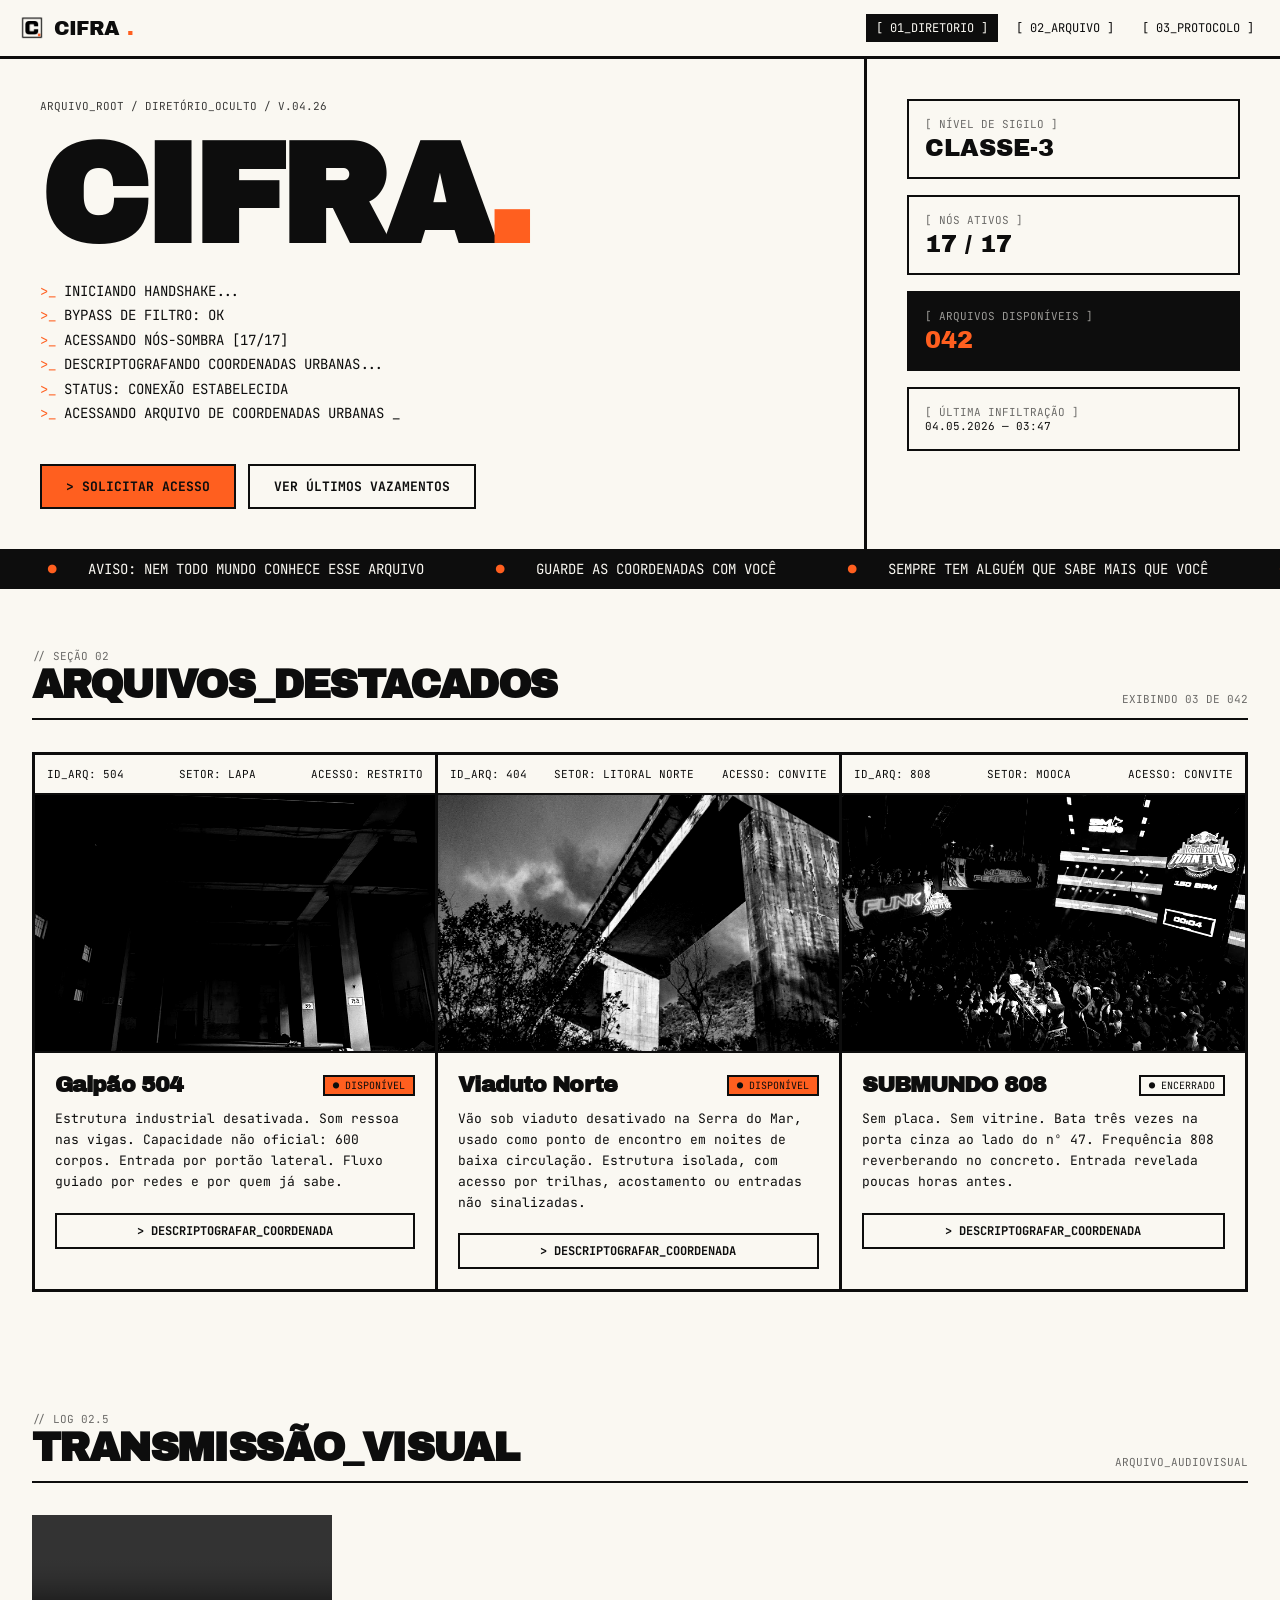
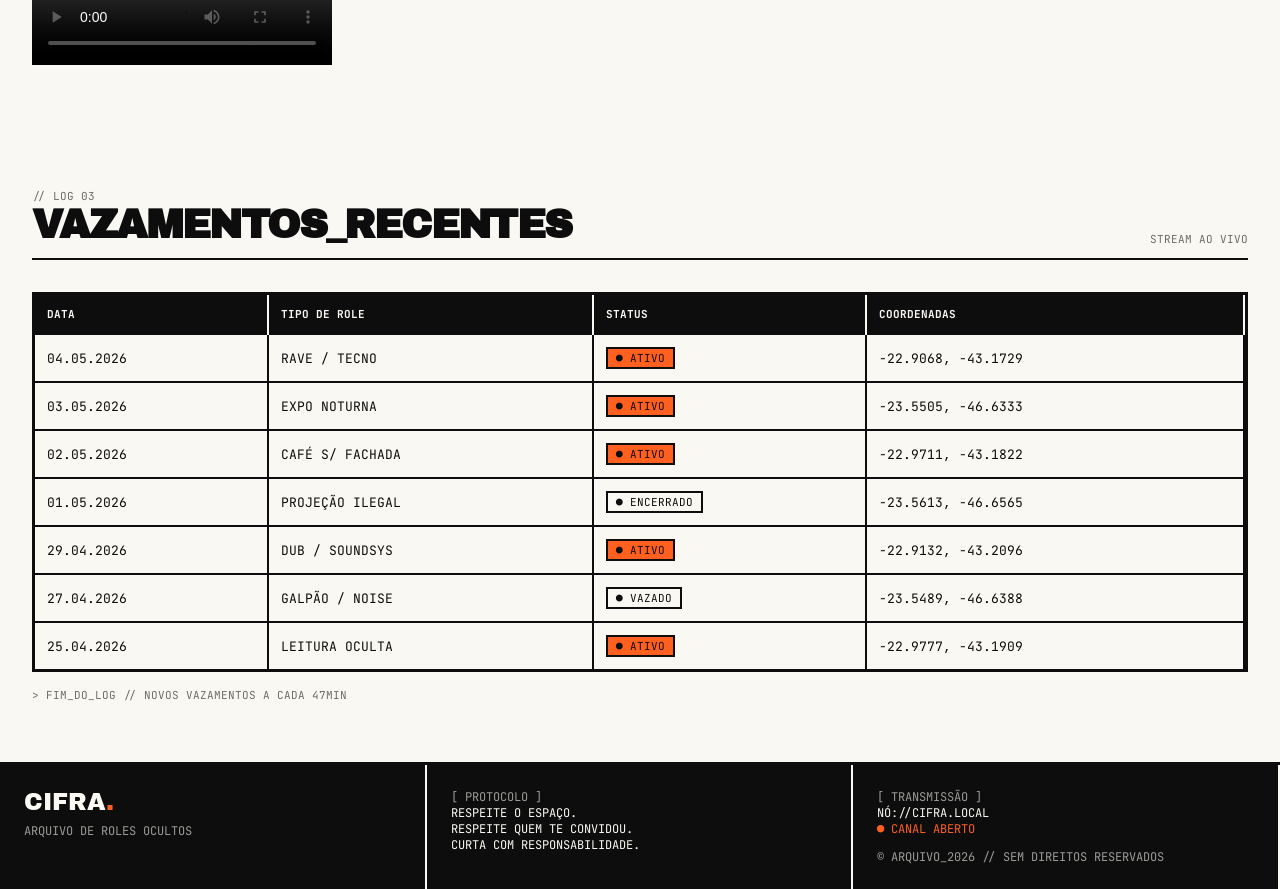
<file: index.html>
<!DOCTYPE html>
<html lang="pt-BR">

<head>
    <meta charset="UTF-8">
    <meta name="viewport" content="width=device-width, initial-scale=1.0">
    <title>CIFRA. - Arquivo de Roles Ocultos</title>
    <link rel="icon" type="image/png" href="assets/logo/favicon.png">
    <link rel="stylesheet" href="css/style.css">
</head>

<body>
    <nav class="menu-topo">
        <div class="menu-topo-dentro">
            <a href="index.html" class="menu-logo">
                <img src="assets/logo/logo-cifra-mark.png" alt="logo cifra">
                CIFRA<span class="laranja">.</span>
            </a>
            <div class="menu-links">
                <a href="index.html" class="ativo">[ 01_DIRETORIO ]</a>
                <a href="index.html#ARQUIVOS_DESTACADOS">[ 02_ARQUIVO ]</a>
                <a href="src/protocolo.html">[ 03_PROTOCOLO ]</a>
            </div>
        </div>
    </nav>
    <section class="hero">
        <div class="hero-esquerda">
            <div class="hero-mini-titulo">ARQUIVO_ROOT / DIRETÓRIO_OCULTO / v.04.26</div>
            <h1 class="hero-titulao">CIFRA<span class="laranja">.</span></h1>

            <div class="hero-terminal">
                <div><span class="laranja">&gt;_</span> INICIANDO HANDSHAKE...</div>
                <div><span class="laranja">&gt;_</span> BYPASS DE FILTRO: OK</div>
                <div><span class="laranja">&gt;_</span> ACESSANDO NÓS-SOMBRA [17/17]</div>
                <div><span class="laranja">&gt;_</span> DESCRIPTOGRAFANDO COORDENADAS URBANAS...</div>
                <div><span class="laranja">&gt;_</span> STATUS: CONEXÃO ESTABELECIDA</div>
                <div class="cursor-piscando"><span class="laranja">&gt;_</span> ACESSANDO ARQUIVO DE COORDENADAS URBANAS
                </div>
            </div>

            <div class="botoes-hero">
                <a href="src/protocolo.html" class="botao botao-laranja">&gt; SOLICITAR ACESSO</a>
                <a href="#vazamentos" class="botao">VER ÚLTIMOS VAZAMENTOS</a>
            </div>
        </div>

        <aside class="hero-direita">
            <div class="caixa-info">
                <div class="caixa-info-titulo">[ NÍVEL DE SIGILO ]</div>
                <div class="caixa-info-numero">CLASSE-3</div>
            </div>
            <div class="caixa-info">
                <div class="caixa-info-titulo">[ NÓS ATIVOS ]</div>
                <div class="caixa-info-numero">17 / 17</div>
            </div>
            <div class="caixa-info caixa-info-preta">
                <div class="caixa-info-titulo">[ ARQUIVOS DISPONÍVEIS ]</div>
                <div class="caixa-info-numero laranja">042</div>
            </div>
            <div class="caixa-info">
                <div class="caixa-info-titulo">[ ÚLTIMA INFILTRAÇÃO ]</div>
                <div>04.05.2026 — 03:47</div>
            </div>
        </aside>
    </section>

    <div class="marquee">
        <div class="marquee-trilha">
            <span><span class="laranja">●</span> AVISO: nem todo mundo conhece esse arquivo</span>
            <span><span class="laranja">●</span> guarde as coordenadas com você</span>
            <span><span class="laranja">●</span> sempre tem alguém que sabe mais que você</span>
            <span><span class="laranja">●</span> convide quem vai curtir a vibe</span>
            <span><span class="laranja">●</span> as coordenadas mudam toda semana</span>
            <span><span class="laranja">●</span> fotos só com permissão</span>

            <span><span class="laranja">●</span> AVISO: nem todo mundo conhece esse arquivo</span>
            <span><span class="laranja">●</span> guarde as coordenadas com você</span>
            <span><span class="laranja">●</span> sempre tem alguém que sabe mais que você</span>
            <span><span class="laranja">●</span> convide quem vai curtir a vibe</span>
            <span><span class="laranja">●</span> as coordenadas mudam toda semana</span>
            <span><span class="laranja">●</span> fotos só com permissão</span>
        </div>
    </div>
    <section class="secao" id="ARQUIVOS_DESTACADOS">
        <div class="secao-cabecalho">
            <div>
                <div class="secao-mini">// SEÇÃO 02</div>
                <h2 class="secao-titulao">ARQUIVOS_DESTACADOS</h2>
            </div>
            <div class="secao-mini">EXIBINDO 03 DE 042</div>
        </div>

        <div class="grade-cards">

            <article class="card">
                <div class="card-topo">
                    <span>ID_ARQ: 504</span>
                    <span>SETOR: LAPA</span>
                    <span>ACESSO: RESTRITO</span>
                </div>
                <div class="card-imagem-caixa">
                    <img src="assets/images/galpao/role-galpao.jpg" alt="galpao 504">
                </div>
                <div class="card-corpo">
                    <div class="card-cabecalho">
                        <h3 class="card-nome">Galpão 504</h3>
                        <span class="tag-status tag-disponivel">● DISPONÍVEL</span>
                    </div>
                    <p class="card-descricao">Estrutura industrial desativada. Som ressoa nas vigas. Capacidade não
                        oficial: 600 corpos.
                        Entrada por portão lateral. Fluxo guiado por redes e por quem já sabe.</p>
                    <a href="src/lugar-detalhado-galpao504.html" class="botao-card">&gt;
                        DESCRIPTOGRAFAR_COORDENADA</a>
                </div>
            </article>

            <article class="card">
                <div class="card-topo">
                    <span>ID_ARQ: 404</span>
                    <span>SETOR: LITORAL NORTE</span>
                    <span>ACESSO: CONVITE</span>
                </div>
                <div class="card-imagem-caixa">
                    <img src="assets/images/viaduto/role-viaduto.jpg" alt="viaduto norte">
                </div>
                <div class="card-corpo">
                    <div class="card-cabecalho">
                        <h3 class="card-nome">Viaduto Norte</h3>
                        <span class="tag-status tag-disponivel">● DISPONÍVEL</span>
                    </div>
                    <p class="card-descricao">Vão sob viaduto desativado na Serra do Mar, usado como ponto de
                        encontro em noites de baixa circulação. Estrutura isolada, com acesso por trilhas, acostamento
                        ou entradas não sinalizadas.</p>

                    <a href="src/lugar-detalhado-viaduto.html" class="botao-card">&gt; DESCRIPTOGRAFAR_COORDENADA</a>
                </div>
            </article>

            <article class="card sem-borda-direita">
                <div class="card-topo">
                    <span>ID_ARQ: 808</span>
                    <span>SETOR: Mooca</span>
                    <span>ACESSO: CONVITE</span>
                </div>
                <div class="card-imagem-caixa">
                    <img src="assets/images/submundo/role-submundo.jpg" alt="Submundo 808">
                </div>
                <div class="card-corpo">
                    <div class="card-cabecalho">
                        <h3 class="card-nome">SUBMUNDO 808</h3>
                        <span class="tag-status">● ENCERRADO</span>
                    </div>
                    <p class="card-descricao">Sem placa. Sem vitrine. Bata três vezes na porta cinza ao lado do nº 47.
                        Frequência 808 reverberando no concreto. Entrada revelada poucas horas antes.</p>
                    <a href="src/lugar-detalhado-submundo.html" class="botao-card">&gt;
                        DESCRIPTOGRAFAR_COORDENADA</a>
                </div>
            </article>

        </div>
    </section>
    <section class="secao" id="transmissao">
        <div class="secao-cabecalho">
            <div>
                <div class="secao-mini">// LOG 02.5</div>
                <h2 class="secao-titulao">TRANSMISSÃO_VISUAL</h2>
            </div>
            <div class="secao-mini">ARQUIVO_AUDIOVISUAL</div>
        </div>

        <div class="video-caixa">
            <div class="video-caixa">
                <video controls preload="metadata">
                    <source src="assets/videos/176408-855480397_medium.mp4" type="video/mp4">
                </video>
            </div>
        </div>
    </section>
    <section class="secao" id="vazamentos">
        <div class="secao-cabecalho">
            <div>
                <div class="secao-mini">// LOG 03</div>
                <h2 class="secao-titulao">VAZAMENTOS_RECENTES</h2>
            </div>
            <div class="secao-mini">
                <span class="bolinha-laranja"></span>
                STREAM AO VIVO
            </div>
        </div>

        <div class="tabela-caixa">
            <table class="tabela">
                <thead>
                    <tr>
                        <th>Data</th>
                        <th>Tipo de Role</th>
                        <th>Status</th>
                        <th>Coordenadas</th>
                    </tr>
                </thead>
                <tbody>
                    <tr>
                        <td><span class="rotulo-mobile">Data // </span>04.05.2026</td>
                        <td><span class="rotulo-mobile">Tipo // </span>RAVE / TECNO</td>
                        <td><span class="rotulo-mobile">Status // </span><span class="tag-mini ativo">● ATIVO</span>
                        </td>
                        <td><span class="rotulo-mobile">Coordenadas // </span>-22.9068, -43.1729</td>
                    </tr>
                    <tr>
                        <td><span class="rotulo-mobile">Data // </span>03.05.2026</td>
                        <td><span class="rotulo-mobile">Tipo // </span>EXPO NOTURNA</td>
                        <td><span class="rotulo-mobile">Status // </span><span class="tag-mini ativo">● ATIVO</span>
                        </td>
                        <td><span class="rotulo-mobile">Coordenadas // </span>-23.5505, -46.6333</td>
                    </tr>
                    <tr>
                        <td><span class="rotulo-mobile">Data // </span>02.05.2026</td>
                        <td><span class="rotulo-mobile">Tipo // </span>CAFÉ S/ FACHADA</td>
                        <td><span class="rotulo-mobile">Status // </span><span class="tag-mini ativo">● ATIVO</span>
                        </td>
                        <td><span class="rotulo-mobile">Coordenadas // </span>-22.9711, -43.1822</td>
                    </tr>
                    <tr>
                        <td><span class="rotulo-mobile">Data // </span>01.05.2026</td>
                        <td><span class="rotulo-mobile">Tipo // </span>PROJEÇÃO ILEGAL</td>
                        <td><span class="rotulo-mobile">Status // </span><span class="tag-mini">● ENCERRADO</span></td>
                        <td><span class="rotulo-mobile">Coordenadas // </span>-23.5613, -46.6565</td>
                    </tr>
                    <tr>
                        <td><span class="rotulo-mobile">Data // </span>29.04.2026</td>
                        <td><span class="rotulo-mobile">Tipo // </span>DUB / SOUNDSYS</td>
                        <td><span class="rotulo-mobile">Status // </span><span class="tag-mini ativo">● ATIVO</span>
                        </td>
                        <td><span class="rotulo-mobile">Coordenadas // </span>-22.9132, -43.2096</td>
                    </tr>
                    <tr>
                        <td><span class="rotulo-mobile">Data // </span>27.04.2026</td>
                        <td><span class="rotulo-mobile">Tipo // </span>GALPÃO / NOISE</td>
                        <td><span class="rotulo-mobile">Status // </span><span class="tag-mini">● VAZADO</span></td>
                        <td><span class="rotulo-mobile">Coordenadas // </span>-23.5489, -46.6388</td>
                    </tr>
                    <tr>
                        <td><span class="rotulo-mobile">Data // </span>25.04.2026</td>
                        <td><span class="rotulo-mobile">Tipo // </span>LEITURA OCULTA</td>
                        <td><span class="rotulo-mobile">Status // </span><span class="tag-mini ativo">● ATIVO</span>
                        </td>
                        <td><span class="rotulo-mobile">Coordenadas // </span>-22.9777, -43.1909</td>
                    </tr>
                </tbody>
            </table>
        </div>

        <div class="rodape-aviso">&gt; FIM_DO_LOG // novos vazamentos a cada 47min</div>
    </section>

    <footer class="rodape">
        <div class="rodape-coluna">
            <div class="rodape-logo">CIFRA<span class="laranja">.</span></div>
            <div class="cinza" style="margin-top: 8px;">arquivo de roles ocultos</div>
        </div>
        <div class="rodape-coluna">
            <div class="cinza">[ PROTOCOLO ]</div>
            <div>respeite o espaço.</div>
            <div>respeite quem te convidou.</div>
            <div>curta com responsabilidade.</div>
        </div>
        <div class="rodape-coluna">
            <div class="cinza">[ TRANSMISSÃO ]</div>
            <div>nó://cifra.local</div>
            <div class="laranja">● canal aberto</div>
            <div class="cinza" style="margin-top: 12px;">© ARQUIVO_2026 // sem direitos reservados</div>
        </div>
    </footer>

</body>

</html>
</file>
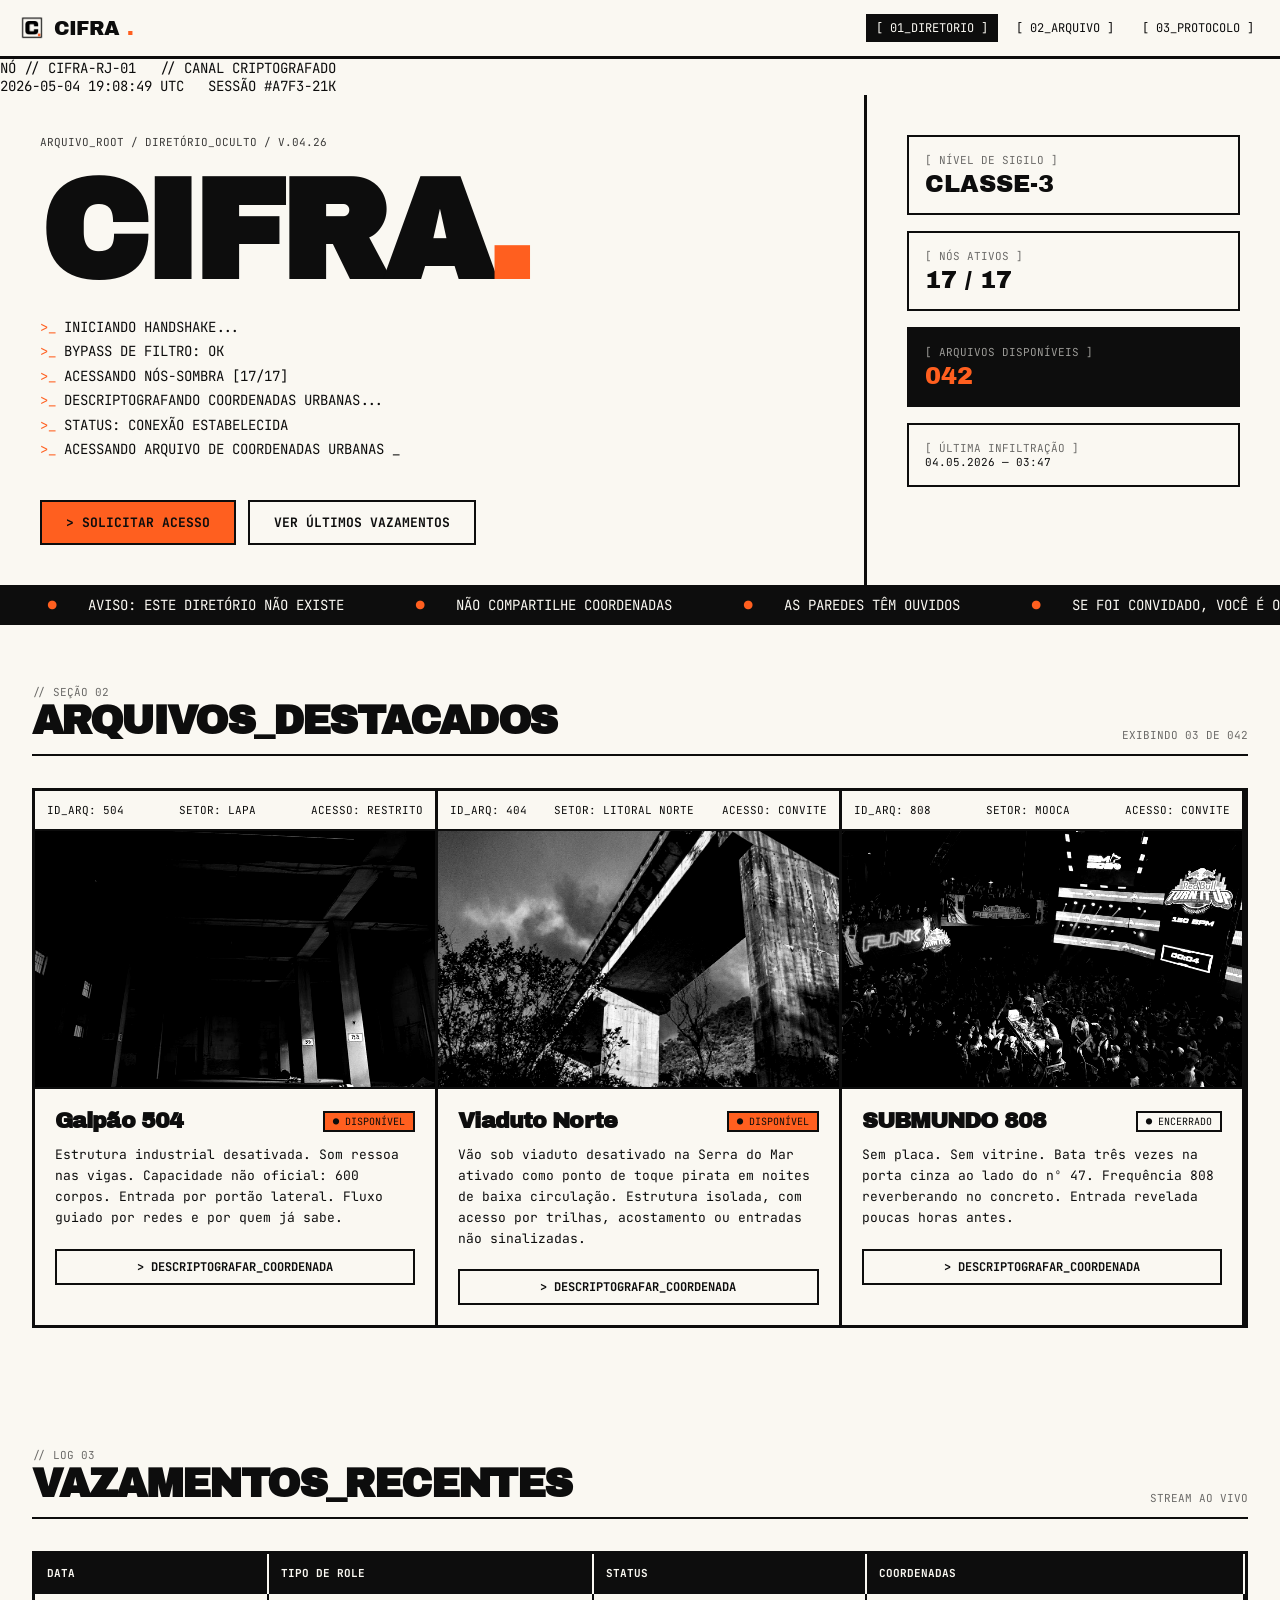
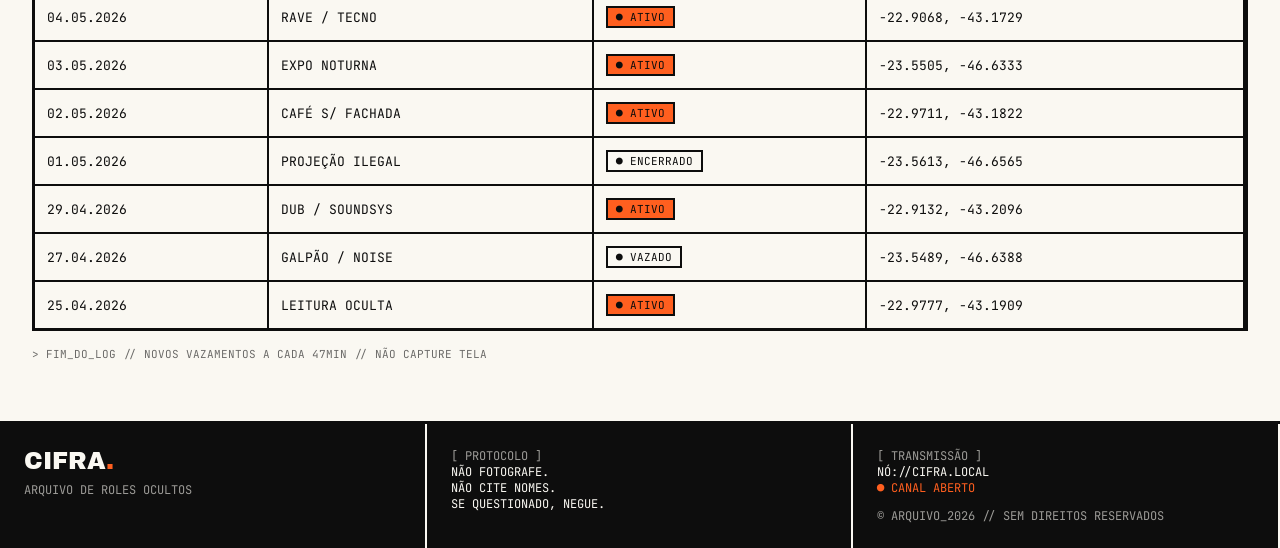
<file: src/index.html>
<!DOCTYPE html>
<html lang="pt-BR">

<head>
    <meta charset="UTF-8">
    <meta name="viewport" content="width=device-width, initial-scale=1.0">
    <title>CIFRA. - Arquivo de Roles Ocultos</title>
    <link rel="icon" type="image/png" href="../assets/logo/favicon.png">
    <link rel="stylesheet" href="../css/style.css">
</head>

<body>
    <nav class="menu-topo">
        <div class="menu-topo-dentro">
            <a href="../src/index.html" class="menu-logo">
                <img src="../assets/logo/logo-cifra-mark.png" alt="logo cifra">
                CIFRA<span class="laranja">.</span>
            </a>
            <div class="menu-links">
                <a href="../src/index.html" class="ativo">[ 01_DIRETORIO ]</a>
                <a href="../src/index.html#ARQUIVOS_DESTACADOS">[ 02_ARQUIVO ]</a>
                <a href="../src/protocolo.html">[ 03_PROTOCOLO ]</a>
            </div>
        </div>
    </nav>
    <div class="barra-status">
        <div>
            <span class="bolinha-laranja"></span>
            NÓ // CIFRA-RJ-01 &nbsp; // CANAL CRIPTOGRAFADO
        </div>
        <div>
            2026-05-04 19:08:49 UTC
            &nbsp;
            <span class="caixinha-sessao">SESSÃO #A7F3-21K</span>
        </div>
    </div>
    <section class="hero">
        <div class="hero-esquerda">
            <div class="hero-mini-titulo">ARQUIVO_ROOT / DIRETÓRIO_OCULTO / v.04.26</div>
            <h1 class="hero-titulao">CIFRA<span class="laranja">.</span></h1>

            <div class="hero-terminal">
                <div><span class="laranja">&gt;_</span> INICIANDO HANDSHAKE...</div>
                <div><span class="laranja">&gt;_</span> BYPASS DE FILTRO: OK</div>
                <div><span class="laranja">&gt;_</span> ACESSANDO NÓS-SOMBRA [17/17]</div>
                <div><span class="laranja">&gt;_</span> DESCRIPTOGRAFANDO COORDENADAS URBANAS...</div>
                <div><span class="laranja">&gt;_</span> STATUS: CONEXÃO ESTABELECIDA</div>
                <div class="cursor-piscando"><span class="laranja">&gt;_</span> ACESSANDO ARQUIVO DE COORDENADAS URBANAS
                </div>
            </div>

            <div class="botoes-hero">
                <a href="../src/protocolo.html" class="botao botao-laranja">&gt; SOLICITAR ACESSO</a>
                <a href="#vazamentos" class="botao">VER ÚLTIMOS VAZAMENTOS</a>
            </div>
        </div>

        <aside class="hero-direita">
            <div class="caixa-info">
                <div class="caixa-info-titulo">[ NÍVEL DE SIGILO ]</div>
                <div class="caixa-info-numero">CLASSE-3</div>
            </div>
            <div class="caixa-info">
                <div class="caixa-info-titulo">[ NÓS ATIVOS ]</div>
                <div class="caixa-info-numero">17 / 17</div>
            </div>
            <div class="caixa-info caixa-info-preta">
                <div class="caixa-info-titulo">[ ARQUIVOS DISPONÍVEIS ]</div>
                <div class="caixa-info-numero laranja">042</div>
            </div>
            <div class="caixa-info">
                <div class="caixa-info-titulo">[ ÚLTIMA INFILTRAÇÃO ]</div>
                <div>04.05.2026 — 03:47</div>
            </div>
        </aside>
    </section>

    <div class="marquee">
        <div class="marquee-trilha">
            <span><span class="laranja">●</span> AVISO: este diretório não existe</span>
            <span><span class="laranja">●</span> não compartilhe coordenadas</span>
            <span><span class="laranja">●</span> as paredes têm ouvidos</span>
            <span><span class="laranja">●</span> se foi convidado, você é o filtro</span>
            <span><span class="laranja">●</span> deletado em 24h</span>
            <span><span class="laranja">●</span> sem flash. sem stories.</span>

            <span><span class="laranja">●</span> AVISO: este diretório não existe</span>
            <span><span class="laranja">●</span> não compartilhe coordenadas</span>
            <span><span class="laranja">●</span> as paredes têm ouvidos</span>
            <span><span class="laranja">●</span> se foi convidado, você é o filtro</span>
            <span><span class="laranja">●</span> deletado em 24h</span>
            <span><span class="laranja">●</span> sem flash. sem stories.</span>
        </div>
    </div>
    <section class="secao" id="ARQUIVOS_DESTACADOS">
        <div class="secao-cabecalho">
            <div>
                <div class="secao-mini">// SEÇÃO 02</div>
                <h2 class="secao-titulao">ARQUIVOS_DESTACADOS</h2>
            </div>
            <div class="secao-mini">EXIBINDO 03 DE 042</div>
        </div>

        <div class="grade-cards">

            <article class="card">
                <div class="card-topo">
                    <span>ID_ARQ: 504</span>
                    <span>SETOR: LAPA</span>
                    <span>ACESSO: RESTRITO</span>
                </div>
                <div class="card-imagem-caixa">
                    <img src="../assets/images/galpao/role-galpao.jpg" alt="galpao 504">
                </div>
                <div class="card-corpo">
                    <div class="card-cabecalho">
                        <h3 class="card-nome">Galpão 504</h3>
                        <span class="tag-status tag-disponivel">● DISPONÍVEL</span>
                    </div>
                    <p class="card-descricao">Estrutura industrial desativada. Som ressoa nas vigas. Capacidade não
                        oficial: 600 corpos.
                        Entrada por portão lateral. Fluxo guiado por redes e por quem já sabe.</p>
                    <a href="../src/lugar-detalhado-galpao504.html" class="botao-card">&gt;
                        DESCRIPTOGRAFAR_COORDENADA</a>
                </div>
            </article>

            <article class="card">
                <div class="card-topo">
                    <span>ID_ARQ: 404</span>
                    <span>SETOR: LITORAL NORTE</span>
                    <span>ACESSO: CONVITE</span>
                </div>
                <div class="card-imagem-caixa">
                    <img src="../assets/images/viaduto/role-viaduto.jpg" alt="viaduto norte">
                </div>
                <div class="card-corpo">
                    <div class="card-cabecalho">
                        <h3 class="card-nome">Viaduto Norte</h3>
                        <span class="tag-status tag-disponivel">● DISPONÍVEL</span>
                    </div>
                    <p class="card-descricao">Vão sob viaduto desativado na Serra do Mar ativado como ponto de toque
                        pirata em noites de baixa circulação. Estrutura isolada, com acesso por trilhas, acostamento ou entradas não
                        sinalizadas.</p>

                    <a href="../src/lugar-detalhado-viaduto.html" class="botao-card">&gt; DESCRIPTOGRAFAR_COORDENADA</a>
                </div>
            </article>

            <article class="card">
                <div class="card-topo">
                    <span>ID_ARQ: 808</span>
                    <span>SETOR: Mooca</span>
                    <span>ACESSO: CONVITE</span>
                </div>
                <div class="card-imagem-caixa">
                    <img src="../assets/images/submundo/role-submundo.jpg" alt="Submundo 808">
                </div>
                <div class="card-corpo">
                    <div class="card-cabecalho">
                        <h3 class="card-nome">SUBMUNDO 808</h3>
                        <span class="tag-status">● ENCERRADO</span>
                    </div>
                    <p class="card-descricao">Sem placa. Sem vitrine. Bata três vezes na porta cinza ao lado do nº 47.
                        Frequência 808 reverberando no concreto. Entrada revelada poucas horas antes.</p>
                    </p>
                    <a href="../src/lugar-detalhado-submundo.html" class="botao-card">&gt;
                        DESCRIPTOGRAFAR_COORDENADA</a>
                </div>
            </article>

        </div>
    </section>

    <section class="secao" id="vazamentos">
        <div class="secao-cabecalho">
            <div>
                <div class="secao-mini">// LOG 03</div>
                <h2 class="secao-titulao">VAZAMENTOS_RECENTES</h2>
            </div>
            <div class="secao-mini">
                <span class="bolinha-laranja"></span>
                STREAM AO VIVO
            </div>
        </div>

        <div class="tabela-caixa">
            <table class="tabela">
                <thead>
                    <tr>
                        <th>Data</th>
                        <th>Tipo de Role</th>
                        <th>Status</th>
                        <th>Coordenadas</th>
                    </tr>
                </thead>
                <tbody>
                    <tr>
                        <td data-rotulo="DATA">04.05.2026</td>
                        <td data-rotulo="TIPO">RAVE / TECNO</td>
                        <td data-rotulo="STATUS"><span class="tag-mini ativo">● ATIVO</span></td>
                        <td data-rotulo="COORDENADAS">-22.9068, -43.1729</td>
                    </tr>
                    <tr>
                        <td data-rotulo="DATA">03.05.2026</td>
                        <td data-rotulo="TIPO">EXPO NOTURNA</td>
                        <td data-rotulo="STATUS"><span class="tag-mini ativo">● ATIVO</span></td>
                        <td data-rotulo="COORDENADAS">-23.5505, -46.6333</td>
                    </tr>
                    <tr>
                        <td data-rotulo="DATA">02.05.2026</td>
                        <td data-rotulo="TIPO">CAFÉ S/ FACHADA</td>
                        <td data-rotulo="STATUS"><span class="tag-mini ativo">● ATIVO</span></td>
                        <td data-rotulo="COORDENADAS">-22.9711, -43.1822</td>
                    </tr>
                    <tr>
                        <td data-rotulo="DATA">01.05.2026</td>
                        <td data-rotulo="TIPO">PROJEÇÃO ILEGAL</td>
                        <td data-rotulo="STATUS"><span class="tag-mini">● ENCERRADO</span></td>
                        <td data-rotulo="COORDENADAS">-23.5613, -46.6565</td>
                    </tr>
                    <tr>
                        <td data-rotulo="DATA">29.04.2026</td>
                        <td data-rotulo="TIPO">DUB / SOUNDSYS</td>
                        <td data-rotulo="STATUS"><span class="tag-mini ativo">● ATIVO</span></td>
                        <td data-rotulo="COORDENADAS">-22.9132, -43.2096</td>
                    </tr>
                    <tr>
                        <td data-rotulo="DATA">27.04.2026</td>
                        <td data-rotulo="TIPO">GALPÃO / NOISE</td>
                        <td data-rotulo="STATUS"><span class="tag-mini">● VAZADO</span></td>
                        <td data-rotulo="COORDENADAS">-23.5489, -46.6388</td>
                    </tr>
                    <tr>
                        <td data-rotulo="DATA">25.04.2026</td>
                        <td data-rotulo="TIPO">LEITURA OCULTA</td>
                        <td data-rotulo="STATUS"><span class="tag-mini ativo">● ATIVO</span></td>
                        <td data-rotulo="COORDENADAS">-22.9777, -43.1909</td>
                    </tr>
                </tbody>
            </table>
        </div>

        <div class="rodape-aviso">&gt; FIM_DO_LOG // novos vazamentos a cada 47min // não capture tela</div>
    </section>

    <footer class="rodape">
        <div class="rodape-coluna">
            <div class="rodape-logo">CIFRA<span class="laranja">.</span></div>
            <div class="cinza" style="margin-top: 8px;">arquivo de roles ocultos</div>
        </div>
        <div class="rodape-coluna">
            <div class="cinza">[ PROTOCOLO ]</div>
            <div>não fotografe.</div>
            <div>não cite nomes.</div>
            <div>se questionado, negue.</div>
        </div>
        <div class="rodape-coluna">
            <div class="cinza">[ TRANSMISSÃO ]</div>
            <div>nó://cifra.local</div>
            <div class="laranja">● canal aberto</div>
            <div class="cinza" style="margin-top: 12px;">© ARQUIVO_2026 // sem direitos reservados</div>
        </div>
    </footer>

</body>

</html>
</file>
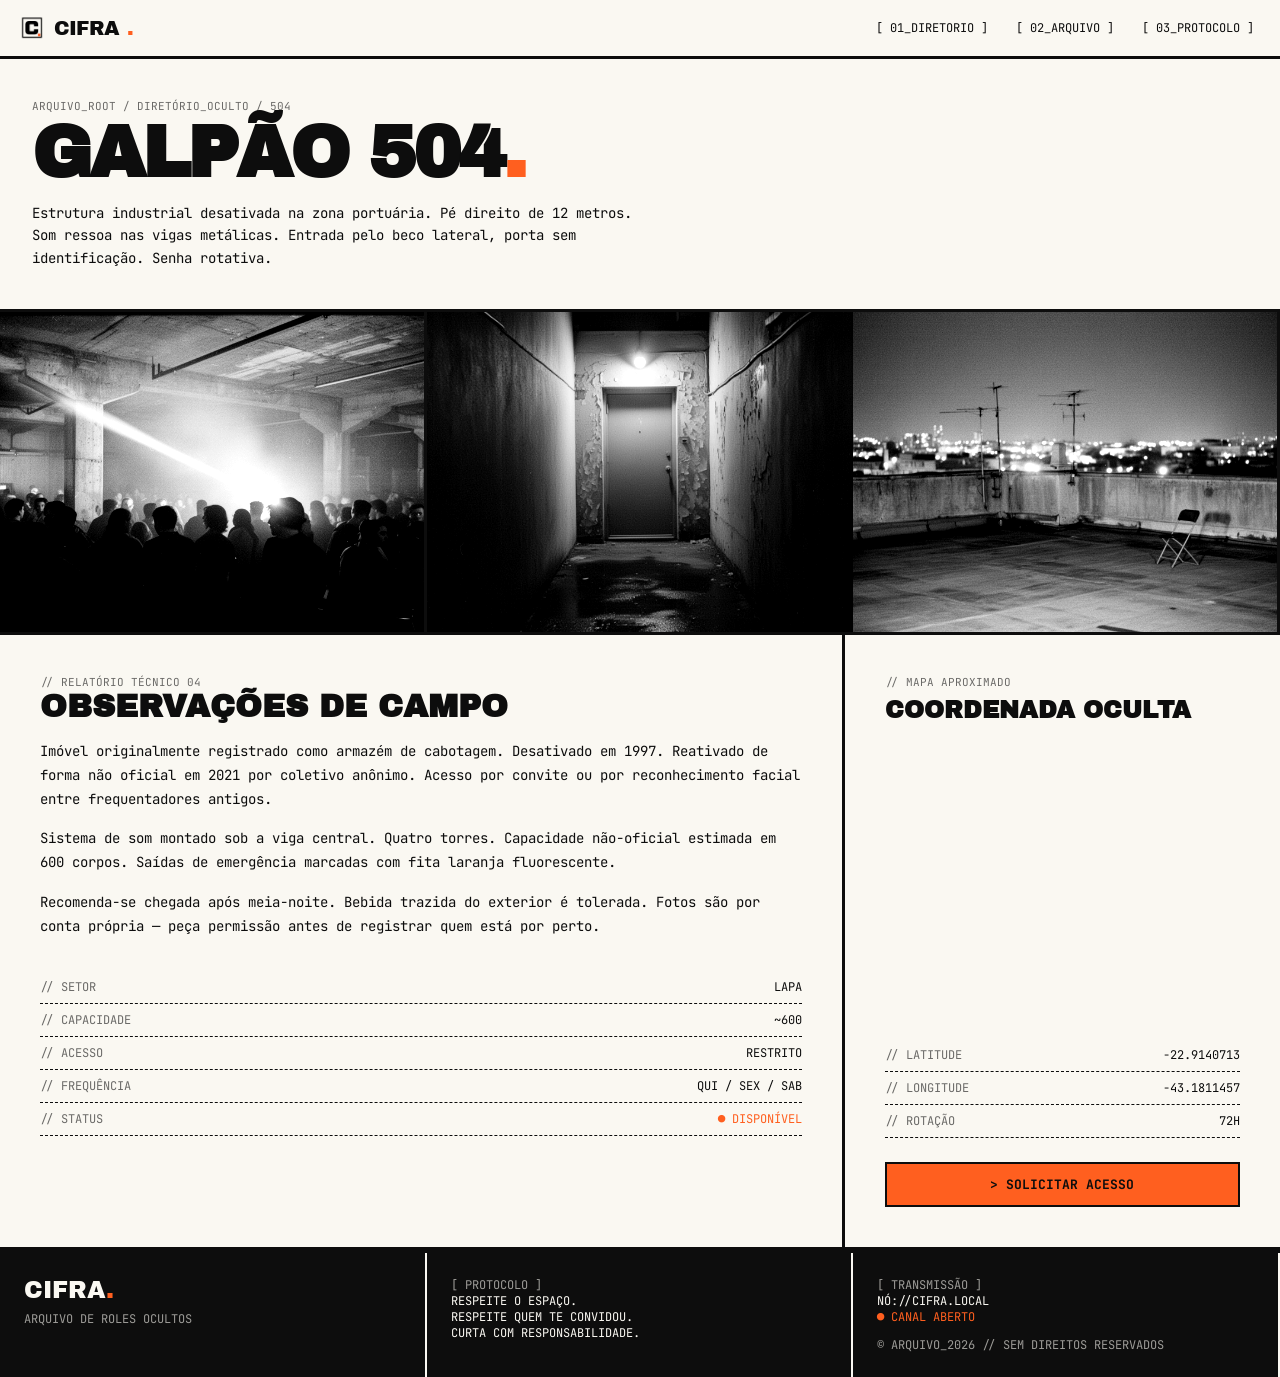
<file: src/lugar-detalhado-galpao504.html>
<!DOCTYPE html>
<html lang="pt-BR">

<head>
    <meta charset="UTF-8">
    <meta name="viewport" content="width=device-width, initial-scale=1.0">
    <title>CIFRA. - Arquivo Galpão 504</title>
    <link rel="icon" type="image/png" href="../assets/logo/favicon.png">
    <link rel="stylesheet" href="../css/style.css">
</head>

<body>
    <nav class="menu-topo">
        <div class="menu-topo-dentro">
            <a href="../index.html" class="menu-logo">
                <img src="../assets/logo/logo-cifra-mark.png" alt="logo cifra">
                CIFRA<span class="laranja">.</span>
            </a>
            <div class="menu-links">
                <a href="../index.html">[ 01_DIRETORIO ]</a>
                <a href="../index.html#ARQUIVOS_DESTACADOS">[ 02_ARQUIVO ]</a>
                <a href="../src/protocolo.html">[ 03_PROTOCOLO ]</a>
            </div>
        </div>
    </nav>
    <header class="lugar-cabecalho">
        <div class="lugar-id">ARQUIVO_ROOT / DIRETÓRIO_OCULTO / 504</div>
        <h1 class="lugar-titulao">GALPÃO 504<span class="laranja">.</span></h1>
        <p class="lugar-sub">
            Estrutura industrial desativada na zona portuária. Pé direito de 12 metros. Som ressoa nas vigas
            metálicas. Entrada pelo beco lateral, porta sem identificação. Senha rotativa.
        </p>
    </header>
    <div class="lugar-galeria">
        <div class="lugar-foto"><img src="../assets/images/galpao/scene-rave.jpg" alt="cena rave"></div>
        <div class="lugar-foto sem-borda-direita"><img src="../assets/images/galpao/scene-door.jpg" alt="cena porta">
        </div>
        <div class="lugar-foto"><img src="../assets/images/galpao/scene-rooftop.jpg" alt="cena rooftop"></div>
    </div>

    <div class="lugar-corpo">

        <div class="lugar-relatorio">
            <div class="secao-mini">// RELATÓRIO TÉCNICO 04</div>
            <h2>OBSERVAÇÕES DE CAMPO</h2>
            <p>
                Imóvel originalmente registrado como armazém de cabotagem. Desativado em 1997.
                Reativado de forma não oficial em 2021 por coletivo anônimo. Acesso por convite
                ou por reconhecimento facial entre frequentadores antigos.
            </p>
            <p>
                Sistema de som montado sob a viga central. Quatro torres. Capacidade não-oficial
                estimada em 600 corpos. Saídas de emergência marcadas com fita laranja fluorescente.
            </p>
            <p>
                Recomenda-se chegada após meia-noite. Bebida trazida do exterior é tolerada.
                Fotos são por conta própria — peça permissão antes de registrar quem está por perto.
            </p>

            <div style="margin-top: 32px;">
                <div class="lugar-dado"><span class="cinza">// SETOR</span><span>LAPA</span></div>
                <div class="lugar-dado"><span class="cinza">// CAPACIDADE</span><span>~600</span></div>
                <div class="lugar-dado"><span class="cinza">// ACESSO</span><span>RESTRITO</span></div>
                <div class="lugar-dado"><span class="cinza">// FREQUÊNCIA</span><span>QUI / SEX / SAB</span></div>
                <div class="lugar-dado"><span class="cinza">// STATUS</span><span class="laranja">● DISPONÍVEL</span>
                </div>
            </div>
        </div>

        <div class="lugar-mapa">
            <div class="secao-mini">// MAPA APROXIMADO</div>
            <h2 style="font-family: 'Archivo Black', sans-serif; font-size: 24px; margin: 8px 0 16px;">COORDENADA OCULTA
            </h2>
            <iframe
                src="https://www.google.com/maps/embed?pb=!1m18!1m12!1m3!1d7349.962018263871!2d-43.18114575!3d-22.914071299999996!2m3!1f0!2f0!3f0!3m2!1i1024!2i768!4f13.1!3m3!1m2!1s0x997f64dc03b62f%3A0x2ff8d3e000f0638e!2sLapa%2C%20Rio%20de%20Janeiro%20-%20RJ!5e0!3m2!1spt-BR!2sbr!4v1779835087667!5m2!1spt-BR!2sbr"
                width="100%" height="280"
                style="border:0; filter: grayscale(100%) contrast(120%);" allowfullscreen=""
                loading="lazy" referrerpolicy="no-referrer-when-downgrade"></iframe>

            <div style="margin-top: 16px;">
                <div class="lugar-dado"><span class="cinza">// LATITUDE</span><span>-22.9140713</span></div>
                <div class="lugar-dado"><span class="cinza">// LONGITUDE</span><span>-43.1811457</span></div>
                <div class="lugar-dado"><span class="cinza">// ROTAÇÃO</span><span>72H</span></div>
            </div>

            <a href="../src/protocolo.html" class="botao botao-laranja"
                style="margin-top: 24px; width: 100%; text-align: center;">&gt; SOLICITAR ACESSO</a>
        </div>

    </div>
    <footer class="rodape">
        <div class="rodape-coluna">
            <div class="rodape-logo">CIFRA<span class="laranja">.</span></div>
            <div class="cinza" style="margin-top: 8px;">arquivo de roles ocultos</div>
        </div>
        <div class="rodape-coluna">
            <div class="cinza">[ PROTOCOLO ]</div>
            <div>respeite o espaço.</div>
            <div>respeite quem te convidou.</div>
            <div>curta com responsabilidade.</div>
        </div>
        <div class="rodape-coluna">
            <div class="cinza">[ TRANSMISSÃO ]</div>
            <div>nó://cifra.local</div>
            <div class="laranja">● canal aberto</div>
            <div class="cinza" style="margin-top: 12px;">© ARQUIVO_2026 // sem direitos reservados</div>
        </div>
    </footer>

</body>

</html>
</file>
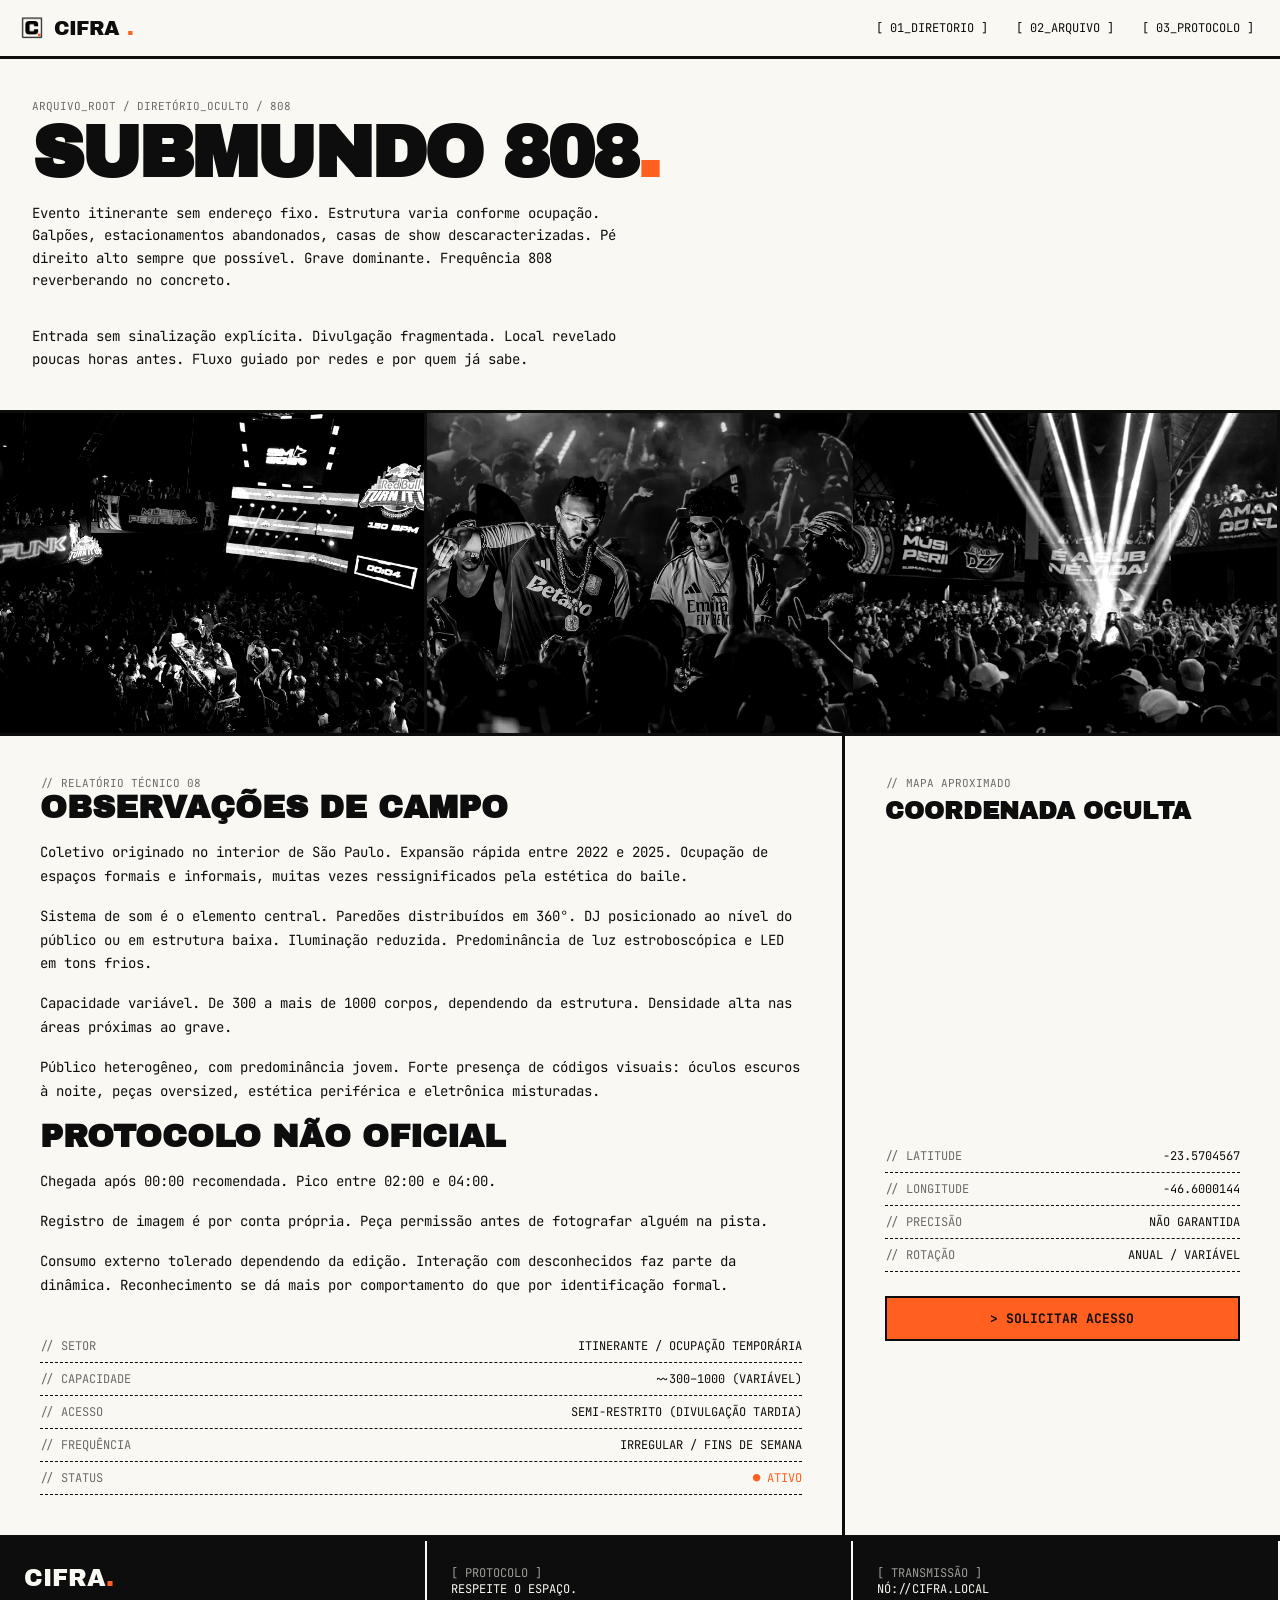
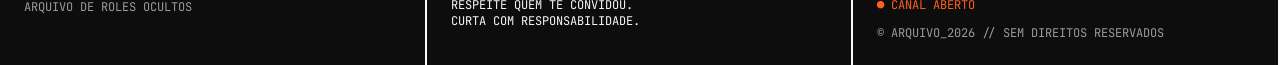
<file: src/lugar-detalhado-submundo.html>
<!DOCTYPE html>
<html lang="pt-BR">

<head>
    <meta charset="UTF-8">
    <meta name="viewport" content="width=device-width, initial-scale=1.0">
    <title>CIFRA. - Arquivo Submundo 808</title>
    <link rel="icon" type="image/png" href="../assets/logo/favicon.png">
    <link rel="stylesheet" href="../css/style.css">
</head>

<body>
    <nav class="menu-topo">
        <div class="menu-topo-dentro">
            <a href="../index.html" class="menu-logo">
                <img src="../assets/logo/logo-cifra-mark.png" alt="logo cifra">
                CIFRA<span class="laranja">.</span>
            </a>
            <div class="menu-links">
                <a href="../index.html">[ 01_DIRETORIO ]</a>
                <a href="../index.html#ARQUIVOS_DESTACADOS">[ 02_ARQUIVO ]</a>
                <a href="../src/protocolo.html">[ 03_PROTOCOLO ]</a>
            </div>
        </div>
    </nav>
    <header class="lugar-cabecalho">
        <div class="lugar-id">ARQUIVO_ROOT / DIRETÓRIO_OCULTO / 808</div>
        <h1 class="lugar-titulao">SUBMUNDO 808<span class="laranja">.</span></h1>
        <p class="lugar-sub">
            Evento itinerante sem endereço fixo. Estrutura varia conforme ocupação. Galpões, estacionamentos
            abandonados, casas de show descaracterizadas. Pé direito alto sempre que possível. Grave dominante.
            Frequência 808 reverberando no concreto.
        </p>
        <br>
        <p class="lugar-sub">
            Entrada sem sinalização explícita. Divulgação fragmentada. Local revelado poucas horas antes.
            Fluxo guiado por redes e por quem já sabe.
        </p>
    </header>
    <div class="lugar-galeria">
        <div class="lugar-foto"><img src="../assets/images/submundo/role-submundo.jpg" alt="cena rave"></div>
        <div class="lugar-foto sem-borda-direita"><img src="../assets/images/submundo/scene-submundo-dj.webp"
                alt="cena porta"></div>
        <div class="lugar-foto"><img src="../assets/images/submundo/scene-submundo.jpeg" alt="cena rooftop"></div>
    </div>
    <div class="lugar-corpo">

        <div class="lugar-relatorio">
            <div class="secao-mini">// RELATÓRIO TÉCNICO 08</div>
            <h2>OBSERVAÇÕES DE CAMPO</h2>
            <p>
                Coletivo originado no interior de São Paulo. Expansão rápida entre 2022 e 2025. Ocupação de espaços
                formais e informais, muitas vezes ressignificados pela estética do baile.
            </p>
            <p>
                Sistema de som é o elemento central. Paredões distribuídos em 360°. DJ posicionado ao nível do público
                ou em estrutura baixa. Iluminação reduzida. Predominância de luz estroboscópica e LED em tons frios.
            </p>
            <p>
                Capacidade variável. De 300 a mais de 1000 corpos, dependendo da estrutura. Densidade alta nas áreas
                próximas ao grave.
            </p>
            <p>
                Público heterogêneo, com predominância jovem. Forte presença de códigos visuais: óculos escuros à noite,
                peças oversized, estética periférica e eletrônica misturadas.
            </p>
            <h2>PROTOCOLO NÃO OFICIAL</h2>
            <p>
                Chegada após 00:00 recomendada. Pico entre 02:00 e 04:00.
            </p>
            <p>
                Registro de imagem é por conta própria. Peça permissão antes de fotografar alguém na pista.
            </p>
            <p>
                Consumo externo tolerado dependendo da edição. Interação com desconhecidos faz parte da dinâmica.
                Reconhecimento se dá mais por comportamento do que por identificação formal.
            </p>
            <div style="margin-top: 32px;">
                <div class="lugar-dado"><span class="cinza">// SETOR</span><span>ITINERANTE / OCUPAÇÃO TEMPORÁRIA</span>
                </div>
                <div class="lugar-dado"><span class="cinza">// CAPACIDADE</span><span>~~300–1000 (VARIÁVEL)</span></div>
                <div class="lugar-dado"><span class="cinza">// ACESSO</span><span>SEMI-RESTRITO (DIVULGAÇÃO
                        TARDIA)</span></div>
                <div class="lugar-dado"><span class="cinza">// FREQUÊNCIA</span><span>IRREGULAR / FINS DE SEMANA</span>
                </div>
                <div class="lugar-dado"><span class="cinza">// STATUS</span><span class="laranja">● ATIVO</span>
                </div>
            </div>
        </div>

        <div class="lugar-mapa">
            <div class="secao-mini">// MAPA APROXIMADO</div>
            <h2 style="font-family: 'Archivo Black', sans-serif; font-size: 24px; margin: 8px 0 16px;">COORDENADA OCULTA
            </h2>
            <iframe
                src="https://www.google.com/maps/embed?pb=!1m18!1m12!1m3!1d10646.690004071317!2d-46.598737857832056!3d-23.56791402115656!2m3!1f0!2f0!3f0!3m2!1i1024!2i768!4f13.1!3m3!1m2!1s0x94ce594e3883bc4d%3A0xc8673f928f7a3da2!2sKOMPLEXO%20TEMPO!5e0!3m2!1spt-BR!2sbr!4v1779838661095!5m2!1spt-BR!2sbr"
                width="100%" height="280"
                style="border:0; filter: grayscale(100%) contrast(120%);" allowfullscreen=""
                loading="lazy" referrerpolicy="no-referrer-when-downgrade"></iframe>
            <div style="margin-top: 16px;">
                <div class="lugar-dado"><span class="cinza">// LATITUDE</span><span>-23.5704567</span></div>
                <div class="lugar-dado"><span class="cinza">// LONGITUDE</span><span>-46.6000144</span></div>
                <div class="lugar-dado"><span class="cinza">// PRECISÃO</span><span>NÃO GARANTIDA</span></div>
                <div class="lugar-dado"><span class="cinza">// ROTAÇÃO</span><span>ANUAL / VARIÁVEL</span></div>
            </div>

            <a href="../src/protocolo.html" class="botao botao-laranja"
                style="margin-top: 24px; width: 100%; text-align: center;">&gt; SOLICITAR ACESSO</a>
        </div>

    </div>
    <footer class="rodape">
        <div class="rodape-coluna">
            <div class="rodape-logo">CIFRA<span class="laranja">.</span></div>
            <div class="cinza" style="margin-top: 8px;">arquivo de roles ocultos</div>
        </div>
        <div class="rodape-coluna">
            <div class="cinza">[ PROTOCOLO ]</div>
            <div>respeite o espaço.</div>
            <div>respeite quem te convidou.</div>
            <div>curta com responsabilidade.</div>
        </div>
        <div class="rodape-coluna">
            <div class="cinza">[ TRANSMISSÃO ]</div>
            <div>nó://cifra.local</div>
            <div class="laranja">● canal aberto</div>
            <div class="cinza" style="margin-top: 12px;">© ARQUIVO_2026 // sem direitos reservados</div>
        </div>
    </footer>

</body>

</html>
</file>
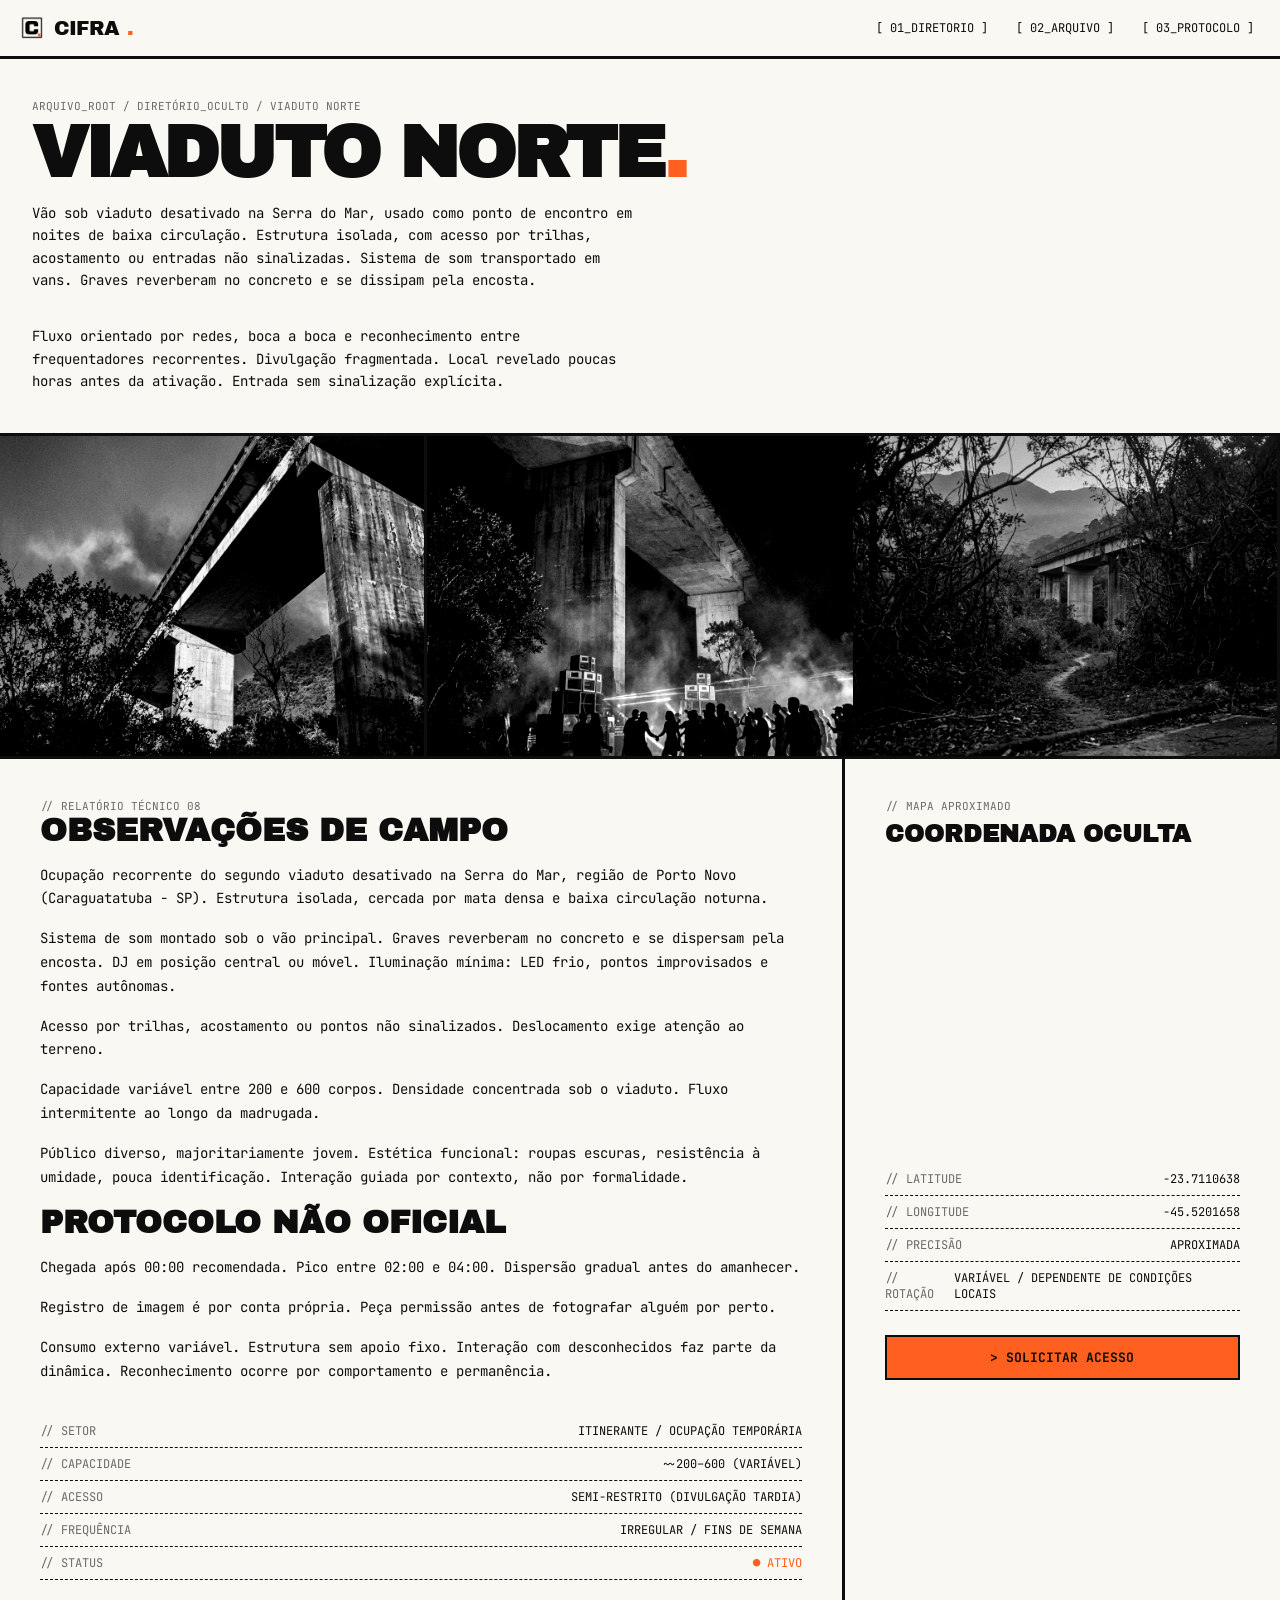
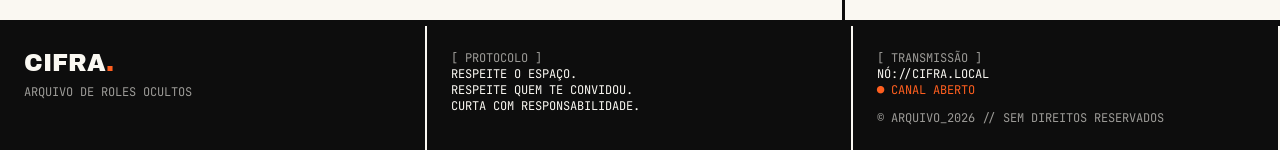
<file: src/lugar-detalhado-viaduto.html>
<!DOCTYPE html>
<html lang="pt-BR">

<head>
    <meta charset="UTF-8">
    <meta name="viewport" content="width=device-width, initial-scale=1.0">
    <title>CIFRA. - Arquivo Viaduto Norte</title>
    <link rel="icon" type="image/png" href="../assets/logo/favicon.png">
    <link rel="stylesheet" href="../css/style.css">
</head>

<body>
    <nav class="menu-topo">
        <div class="menu-topo-dentro">
            <a href="../index.html" class="menu-logo">
                <img src="../assets/logo/logo-cifra-mark.png" alt="logo cifra">
                CIFRA<span class="laranja">.</span>
            </a>
            <div class="menu-links">
                <a href="../index.html">[ 01_DIRETORIO ]</a>
                <a href="../index.html#ARQUIVOS_DESTACADOS">[ 02_ARQUIVO ]</a>
                <a href="../src/protocolo.html">[ 03_PROTOCOLO ]</a>
            </div>
        </div>
    </nav>
    <header class="lugar-cabecalho">
        <div class="lugar-id">ARQUIVO_ROOT / DIRETÓRIO_OCULTO / VIADUTO NORTE</div>
        <h1 class="lugar-titulao">VIADUTO NORTE<span class="laranja">.</span></h1>
        <p class="lugar-sub">
            Vão sob viaduto desativado na Serra do Mar, usado como ponto de encontro em noites de baixa circulação.
            Estrutura isolada, com acesso por trilhas, acostamento ou entradas não sinalizadas.

            Sistema de som transportado em vans. Graves reverberam no concreto e se dissipam pela encosta.
        </p>
        <br>
        <p class="lugar-sub">
            Fluxo orientado por redes, boca a boca e reconhecimento entre frequentadores recorrentes. Divulgação
            fragmentada. Local revelado poucas horas antes da ativação. Entrada sem sinalização explícita.
        </p>
    </header>
    <div class="lugar-galeria">
        <div class="lugar-foto"><img src="../assets/images/viaduto/role-viaduto.jpg" alt="cena rave"></div>
        <div class="lugar-foto sem-borda-direita"><img src="../assets/images/viaduto/scene-rave.jpg" alt="cena porta">
        </div>
        <div class="lugar-foto"><img src="../assets/images/viaduto/scene-rooftop.jpg" alt="cena rooftop"></div>
    </div>
    <div class="lugar-corpo">

        <div class="lugar-relatorio">
            <div class="secao-mini">// RELATÓRIO TÉCNICO 08</div>
            <h2>OBSERVAÇÕES DE CAMPO</h2>
            <p>
                Ocupação recorrente do segundo viaduto desativado na Serra do Mar, região de Porto Novo (Caraguatatuba -
                SP). Estrutura isolada, cercada por mata densa e baixa circulação noturna.
            </p>
            <p>
                Sistema de som montado sob o vão principal. Graves reverberam no concreto e se dispersam pela encosta.
                DJ em posição central ou móvel. Iluminação mínima: LED frio, pontos improvisados e fontes autônomas.
            </p>
            <p>
                Acesso por trilhas, acostamento ou pontos não sinalizados. Deslocamento exige atenção ao terreno.
            </p>
            <p>
                Capacidade variável entre 200 e 600 corpos. Densidade concentrada sob o viaduto. Fluxo intermitente ao
                longo da madrugada.
            </p>
            <p>
                Público diverso, majoritariamente jovem. Estética funcional: roupas escuras, resistência à umidade,
                pouca identificação. Interação guiada por contexto, não por formalidade.
            </p>
            <h2>PROTOCOLO NÃO OFICIAL</h2>
            <p>
                Chegada após 00:00 recomendada. Pico entre 02:00 e 04:00. Dispersão gradual antes do amanhecer.
            </p>
            <p>
                Registro de imagem é por conta própria. Peça permissão antes de fotografar alguém por perto.
            </p>
            <p>
                Consumo externo variável. Estrutura sem apoio fixo. Interação com desconhecidos faz parte da dinâmica.
                Reconhecimento ocorre por comportamento e permanência.
            </p>
            <div style="margin-top: 32px;">
                <div class="lugar-dado"><span class="cinza">// SETOR</span><span>ITINERANTE / OCUPAÇÃO TEMPORÁRIA</span>
                </div>
                <div class="lugar-dado"><span class="cinza">// CAPACIDADE</span><span>~~200–600 (VARIÁVEL)
                    </span></div>
                <div class="lugar-dado"><span class="cinza">// ACESSO</span><span>SEMI-RESTRITO (DIVULGAÇÃO
                        TARDIA)</span></div>
                <div class="lugar-dado"><span class="cinza">// FREQUÊNCIA</span><span>IRREGULAR / FINS DE SEMANA</span>
                </div>
                <div class="lugar-dado"><span class="cinza">// STATUS</span><span class="laranja">● ATIVO</span>
                </div>
            </div>
        </div>

        <div class="lugar-mapa">
            <div class="secao-mini">// MAPA APROXIMADO</div>
            <h2 style="font-family: 'Archivo Black', sans-serif; font-size: 24px; margin: 8px 0 16px;">COORDENADA OCULTA
            </h2>
            <iframe
                src="https://www.google.com/maps/embed?pb=!1m18!1m12!1m3!1d14612.886391861728!2d-45.52297213430808!3d-23.70377938274072!2m3!1f0!2f0!3f0!3m2!1i1024!2i768!4f13.1!3m3!1m2!1s0x94cd7d00285303b9%3A0x4b837d0c63cea2ea!2sSegundo%20viaduto%20abandonado%20na%20serra%20do%20mar!5e0!3m2!1spt-BR!2sbr!4v1781028797162!5m2!1spt-BR!2sbr"
                width="100%" height="280"
                style="border:0; filter: grayscale(100%) contrast(120%);" allowfullscreen=""
                loading="lazy" referrerpolicy="no-referrer-when-downgrade"></iframe>
            <div style="margin-top: 16px;">
                <div class="lugar-dado"><span class="cinza">// LATITUDE</span><span>-23.7110638</span></div>
                <div class="lugar-dado"><span class="cinza">// LONGITUDE</span><span>-45.5201658</span></div>
                <div class="lugar-dado"><span class="cinza">// PRECISÃO</span><span>APROXIMADA</span></div>
                <div class="lugar-dado"><span class="cinza">// ROTAÇÃO</span><span>VARIÁVEL / DEPENDENTE DE CONDIÇÕES
                        LOCAIS</span></div>
            </div>

            <a href="../src/protocolo.html" class="botao botao-laranja"
                style="margin-top: 24px; width: 100%; text-align: center;">&gt; SOLICITAR ACESSO</a>
        </div>

    </div>
    <footer class="rodape">
        <div class="rodape-coluna">
            <div class="rodape-logo">CIFRA<span class="laranja">.</span></div>
            <div class="cinza" style="margin-top: 8px;">arquivo de roles ocultos</div>
        </div>
        <div class="rodape-coluna">
            <div class="cinza">[ PROTOCOLO ]</div>
            <div>respeite o espaço.</div>
            <div>respeite quem te convidou.</div>
            <div>curta com responsabilidade.</div>
        </div>
        <div class="rodape-coluna">
            <div class="cinza">[ TRANSMISSÃO ]</div>
            <div>nó://cifra.local</div>
            <div class="laranja">● canal aberto</div>
            <div class="cinza" style="margin-top: 12px;">© ARQUIVO_2026 // sem direitos reservados</div>
        </div>
    </footer>

</body>

</html>
</file>
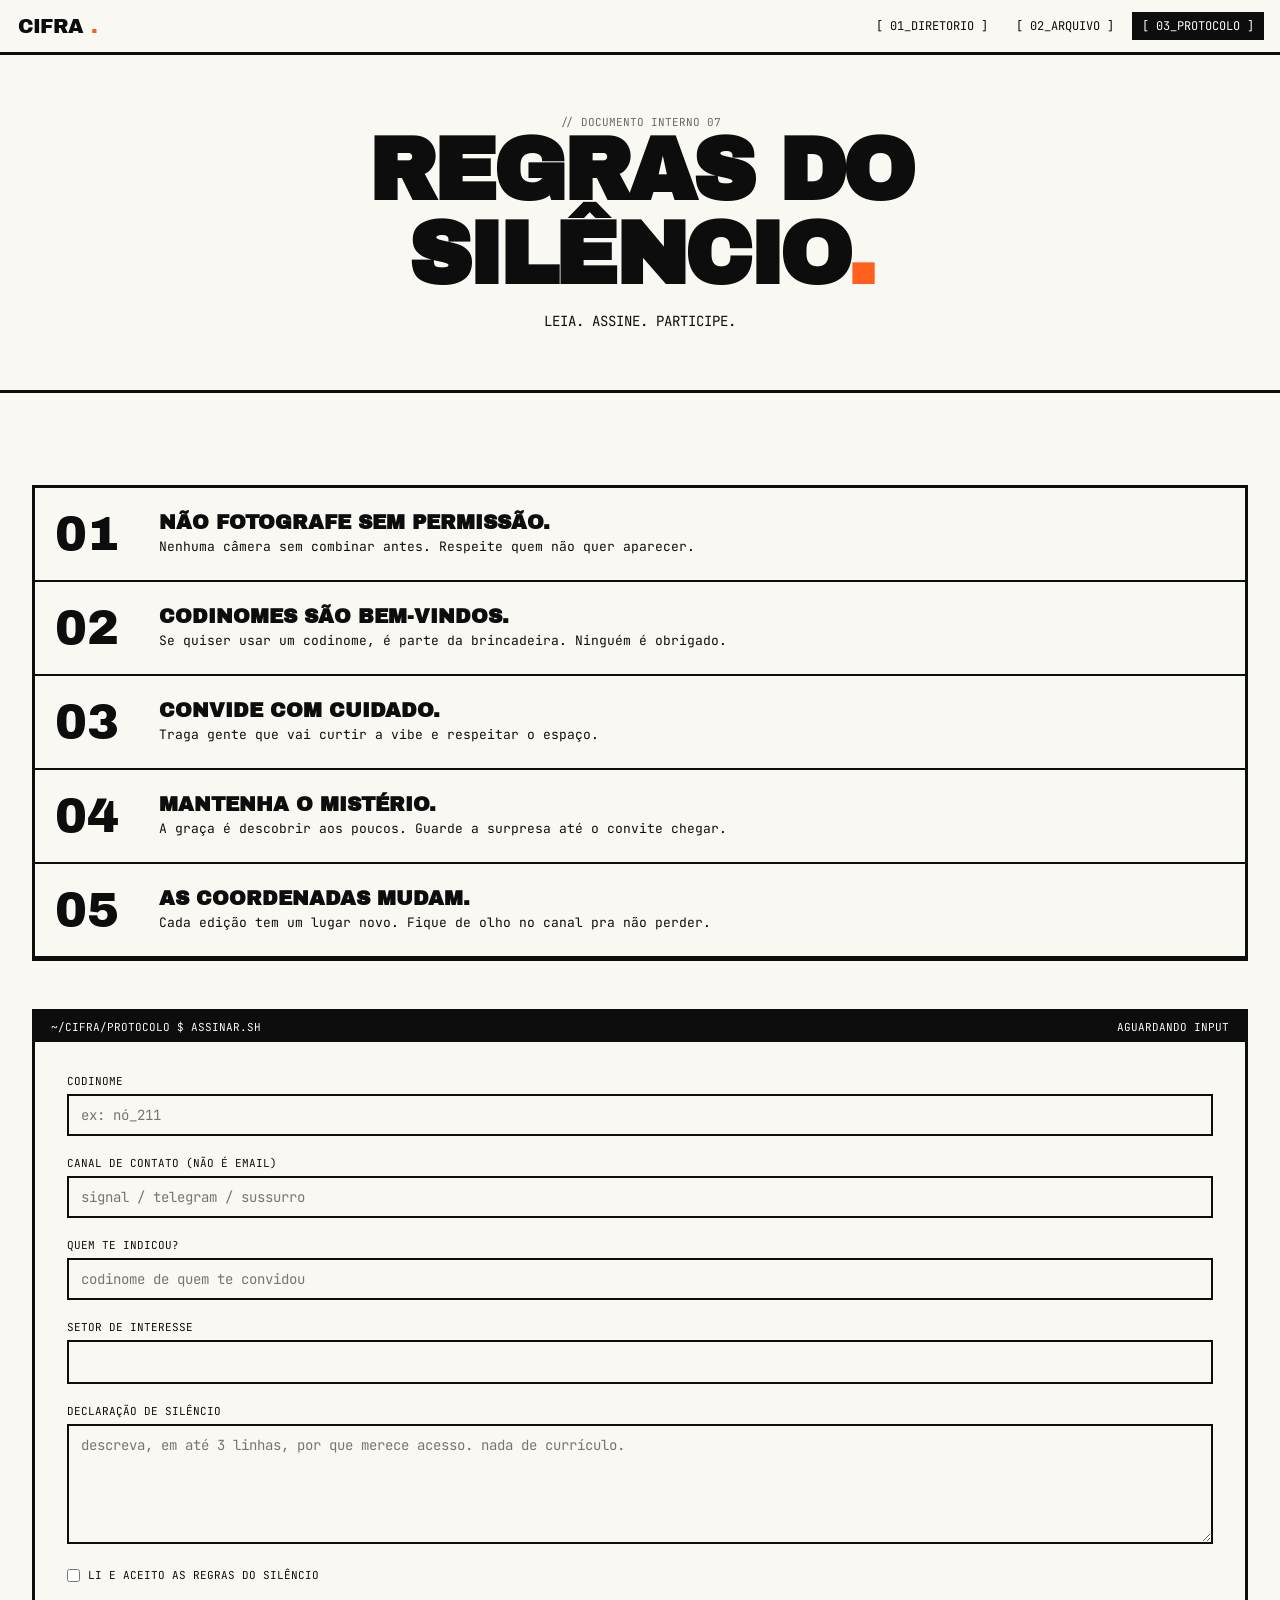
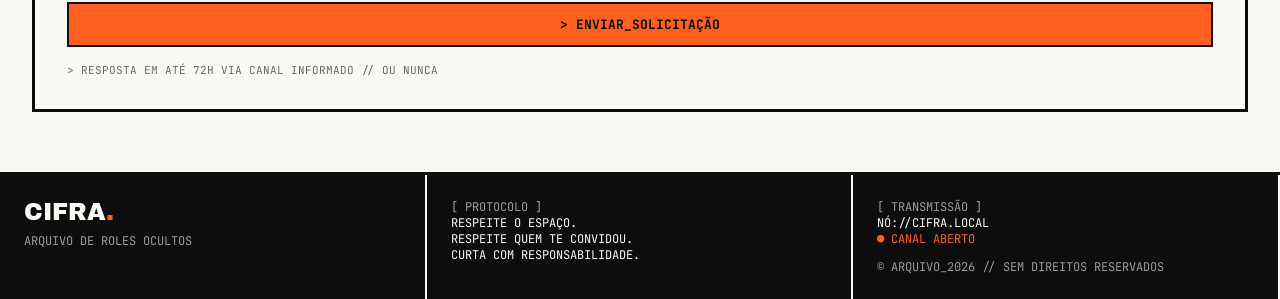
<file: src/protocolo.html>
<!DOCTYPE html>
<html lang="pt-BR">

<head>
    <meta charset="UTF-8">
    <meta name="viewport" content="width=device-width, initial-scale=1.0">
    <title>CIFRA. - Protocolo do Silêncio</title>
    <link rel="icon" type="image/png" href="../assets/logo/favicon.png">
    <link rel="stylesheet" href="../css/style.css">
</head>

<body>

    <nav class="menu-topo">
        <div class="menu-topo-dentro">
            <a href="../index.html" class="menu-logo">
                CIFRA<span class="laranja">.</span>
            </a>
            <div class="menu-links">
                <a href="../index.html">[ 01_DIRETORIO ]</a>
                <a href="../index.html#ARQUIVOS_DESTACADOS">[ 02_ARQUIVO ]</a>
                <a href="protocolo.html" class="ativo">[ 03_PROTOCOLO ]</a>
            </div>
        </div>
    </nav>

    <header class="protocolo-cabecalho">
        <div class="secao-mini">// DOCUMENTO INTERNO 07</div>
        <h1 class="protocolo-titulao">REGRAS DO<br>SILÊNCIO<span class="laranja">.</span></h1>
        <p class="protocolo-sub">leia. assine. participe.</p>
    </header>

    <section class="secao">
        <ol class="regras-lista">
            <li>
                <div class="regra-numero">01</div>
                <div class="regra-texto">
                    <h3>NÃO FOTOGRAFE SEM PERMISSÃO.</h3>
                    <p>Nenhuma câmera sem combinar antes. Respeite quem não quer aparecer.</p>
                </div>
            </li>
            <li>
                <div class="regra-numero">02</div>
                <div class="regra-texto">
                    <h3>CODINOMES SÃO BEM-VINDOS.</h3>
                    <p>Se quiser usar um codinome, é parte da brincadeira. Ninguém é obrigado.</p>
                </div>
            </li>
            <li>
                <div class="regra-numero">03</div>
                <div class="regra-texto">
                    <h3>CONVIDE COM CUIDADO.</h3>
                    <p>Traga gente que vai curtir a vibe e respeitar o espaço.</p>
                </div>
            </li>
            <li>
                <div class="regra-numero">04</div>
                <div class="regra-texto">
                    <h3>MANTENHA O MISTÉRIO.</h3>
                    <p>A graça é descobrir aos poucos. Guarde a surpresa até o convite chegar.</p>
                </div>
            </li>
            <li>
                <div class="regra-numero">05</div>
                <div class="regra-texto">
                    <h3>AS COORDENADAS MUDAM.</h3>
                    <p>Cada edição tem um lugar novo. Fique de olho no canal pra não perder.</p>
                </div>
            </li>
        </ol>

        <form class="formulario-caixa" onsubmit="event.preventDefault();">
            <div class="formulario-topo">
                <span>~/cifra/protocolo $ assinar.sh</span>
                <span><span class="bolinha-laranja"></span> AGUARDANDO INPUT</span>
            </div>
            <div class="formulario-corpo">

                <div class="campo">
                    <label for="codinome">CODINOME</label>
                    <input type="text" id="codinome" placeholder="ex: nó_211">
                </div>

                <div class="campo">
                    <label for="contato">CANAL DE CONTATO (NÃO É EMAIL)</label>
                    <input type="text" id="contato" placeholder="signal / telegram / sussurro">
                </div>

                <div class="campo">
                    <label for="indicacao">QUEM TE INDICOU?</label>
                    <input type="text" id="indicacao" placeholder="codinome de quem te convidou">
                </div>

                <div class="campo">
                    <label for="setor">SETOR DE INTERESSE</label>
                    <select id="setor">
                        <option>LAPA</option>
                        <option>NORTE</option>
                        <option>CENTRO</option>
                        <option>ZONA PORTUÁRIA</option>
                        <option>OUTRO / NÃO DECLARADO</option>
                    </select>
                </div>

                <div class="campo">
                    <label for="declaracao">DECLARAÇÃO DE SILÊNCIO</label>
                    <textarea id="declaracao"
                        placeholder="descreva, em até 3 linhas, por que merece acesso. nada de currículo."></textarea>
                </div>

                <div class="campo" style="display: flex; gap: 8px; align-items: center;">
                    <input type="checkbox" id="aceito" style="width: auto;">
                    <label for="aceito" style="margin: 0;">LI E ACEITO AS REGRAS DO SILÊNCIO</label>
                </div>

                <button type="submit" class="botao botao-laranja" style="width: 100%;">
                    &gt; ENVIAR_SOLICITAÇÃO
                </button>

                <div class="rodape-aviso" style="margin-top: 16px;">
                    &gt; resposta em até 72h via canal informado // ou nunca
                </div>
            </div>
        </form>

    </section>
    <footer class="rodape">
        <div class="rodape-coluna">
            <div class="rodape-logo">CIFRA<span class="laranja">.</span></div>
            <div class="cinza" style="margin-top: 8px;">arquivo de roles ocultos</div>
        </div>
        <div class="rodape-coluna">
            <div class="cinza">[ PROTOCOLO ]</div>
            <div>respeite o espaço.</div>
            <div>respeite quem te convidou.</div>
            <div>curta com responsabilidade.</div>
        </div>
        <div class="rodape-coluna">
            <div class="cinza">[ TRANSMISSÃO ]</div>
            <div>nó://cifra.local</div>
            <div class="laranja">● canal aberto</div>
            <div class="cinza" style="margin-top: 12px;">© ARQUIVO_2026 // sem direitos reservados</div>
        </div>
    </footer>
</body>

</html>
</file>
<file: css/style.css>
@import url('https://fonts.googleapis.com/css2?family=Archivo+Black&family=JetBrains+Mono:wght@400;500;700&display=swap');

* {
    margin: 0;
    padding: 0;
    box-sizing: border-box;
    border-radius: 0;
}

body {
    background-color: #FAF8F2;
    color: #0D0D0D;
    font-family: 'JetBrains Mono', 'Courier New', monospace;
    font-size: 14px;
}

a {
    color: #0D0D0D;
    text-decoration: none;
}

img {
    display: block;
    max-width: 100%;
}

.fonte-titulo {
    font-family: 'Archivo Black', sans-serif;
    letter-spacing: -0.04em;
}

.laranja {
    color: #FF5F1F;
}

.fundo-laranja {
    background-color: #FF5F1F;
    color: #0D0D0D;
}

.fundo-preto {
    background-color: #0D0D0D;
    color: #FAF8F2;
}

.menu-topo {
    border-bottom: 3px solid #0D0D0D;
    background-color: #FAF8F2;
    position: sticky;
    top: 0;
    z-index: 10;
}

.menu-topo-dentro {
    display: flex;
    justify-content: space-between;
    align-items: center;
    padding: 12px 16px;
    flex-wrap: wrap;
    gap: 8px;
}

.menu-logo {
    font-family: 'Archivo Black', sans-serif;
    font-size: 20px;
    letter-spacing: -0.04em;
    display: flex;
    align-items: center;
    gap: 8px;
    padding: 2px;
}

.menu-logo img {
    width: 28px;
    height: 28px;
}

.menu-links {
    display: flex;
    gap: 8px;
    flex-wrap: wrap;
    font-size: 12px;
    text-transform: uppercase;
}

.menu-links a {
    border: 2px solid transparent;
    padding: 4px 8px;
}

.menu-links a:hover {
    background-color: #0D0D0D;
    color: #FAF8F2;
}

.menu-links a.ativo {
    background-color: #0D0D0D;
    color: #FAF8F2;
    border-color: #0D0D0D;
}

.hero {
    border-bottom: 3px solid #0D0D0D;
    display: flex;
    flex-wrap: wrap;
}

.hero-esquerda {
    flex: 2 1 600px;
    padding: 40px;
    border-right: 3px solid #0D0D0D;
}

.hero-direita {
    flex: 1 1 280px;
    padding: 40px;
}

.hero-mini-titulo {
    font-size: 11px;
    text-transform: uppercase;
    opacity: 0.8;
    margin-bottom: 24px;
}

.hero-titulao {
    font-family: 'Archivo Black', sans-serif;
    font-size: 140px;
    line-height: 0.85;
    letter-spacing: -0.04em;
    word-break: break-word;
}

.hero-terminal {
    margin-top: 24px;
    max-width: 600px;
    font-size: 14px;
    line-height: 1.6;
}

.hero-terminal div {
    margin-bottom: 2px;
}

.cursor-piscando::after {
    content: "_";
    animation: piscar 1s steps(2) infinite;
}

.botoes-hero {
    margin-top: 40px;
    display: flex;
    gap: 12px;
    flex-wrap: wrap;
}

.botao {
    border: 2px solid #0D0D0D;
    padding: 12px 24px;
    font-family: 'JetBrains Mono', monospace;
    font-size: 13px;
    text-transform: uppercase;
    font-weight: bold;
    background-color: #FAF8F2;
    color: #0D0D0D;
    cursor: pointer;
    display: inline-block;
}

.botao:hover {
    background-color: #0D0D0D;
    color: #FAF8F2;
}

.botao-laranja {
    background-color: #FF5F1F;
}

.caixa-info {
    border: 2px solid #0D0D0D;
    padding: 16px;
    margin-bottom: 16px;
    text-transform: uppercase;
    font-size: 11px;
}

.caixa-info-titulo {
    opacity: 0.6;
}

.caixa-info-numero {
    font-family: 'Archivo Black', sans-serif;
    font-size: 24px;
    margin-top: 4px;
}

.caixa-info-preta {
    background-color: #0D0D0D;
    color: #FAF8F2;
}

.marquee {
    border-bottom: 3px solid #0D0D0D;
    background-color: #0D0D0D;
    color: #FAF8F2;
    overflow: hidden;
    padding: 8px 0;
}

.marquee-trilha {
    display: flex;
    white-space: nowrap;
    animation: andar 30s linear infinite;
    font-size: 14px;
    text-transform: uppercase;
}

.marquee-trilha span {
    padding: 0 24px;
}

@keyframes andar {
    from {
        transform: translateX(0);
    }

    to {
        transform: translateX(-50%);
    }
}

.secao {
    padding: 60px 32px;
}

.secao-cabecalho {
    display: flex;
    justify-content: space-between;
    align-items: flex-end;
    border-bottom: 2px solid #0D0D0D;
    padding-bottom: 12px;
    margin-bottom: 32px;
    flex-wrap: wrap;
    gap: 8px;
}

.secao-mini {
    font-size: 11px;
    text-transform: uppercase;
    opacity: 0.6;
}

.secao-titulao {
    font-family: 'Archivo Black', sans-serif;
    font-size: 40px;
    letter-spacing: -0.04em;
    word-break: break-word;
}

.grade-cards {
    display: flex;
    flex-wrap: wrap;
    border: 3px solid #0D0D0D;
}

.card {
    width: 33.333%;
    border-right: 3px solid #0D0D0D;
}

.card.sem-borda-direita {
    border-right: none;
}

.card-topo {
    border-bottom: 2px solid #0D0D0D;
    padding: 12px;
    font-size: 11px;
    text-transform: uppercase;
    display: flex;
    justify-content: space-between;
    flex-wrap: wrap;
    gap: 8px;
}

.video-caixa {
    margin-top: 32px;
}

.video-wrapper video {
    width: 100%;
    height: auto;
    display: block;
}

.card-imagem-caixa {
    border-bottom: 2px solid #0D0D0D;
    overflow: hidden;
}

.card-imagem-caixa img {
    width: 100%;
    height: 256px;
    object-fit: cover;
    filter: grayscale(100%) contrast(1.15);
    transition: filter 0.2s;
}

.card:hover .card-imagem-caixa img {
    filter: grayscale(100%) contrast(1.4) sepia(1) hue-rotate(-25deg) saturate(8);
}

.card-corpo {
    padding: 20px;
}

.card-cabecalho {
    display: flex;
    justify-content: space-between;
    align-items: center;
    margin-bottom: 12px;
}

.card-nome {
    font-family: 'Archivo Black', sans-serif;
    font-size: 22px;
    letter-spacing: -0.04em;
}

.tag-status {
    font-size: 10px;
    text-transform: uppercase;
    border: 2px solid #0D0D0D;
    padding: 2px 8px;
}

.tag-disponivel {
    background-color: #FF5F1F;
    color: #0D0D0D;
}

.card-descricao {
    font-size: 13px;
    line-height: 1.6;
    margin-bottom: 20px;
}

.botao-card {
    display: block;
    text-align: center;
    width: 100%;
    border: 2px solid #0D0D0D;
    padding: 8px;
    font-size: 12px;
    text-transform: uppercase;
    font-weight: bold;
}

.botao-card:hover {
    background-color: #0D0D0D;
    color: #FAF8F2;
}

.tabela-caixa {
    border: 3px solid #0D0D0D;
    overflow-x: auto;
}

.tabela {
    width: 100%;
    border-collapse: collapse;
    font-size: 13px;
}

.tabela thead {
    background-color: #0D0D0D;
    color: #FAF8F2;
    text-transform: uppercase;
    font-size: 11px;
}

.tabela th {
    text-align: left;
    padding: 12px;
    border-right: 2px solid #FAF8F2;
}

.tabela th.sem-borda-direita {
    border-right: none;
}

.tabela td {
    padding: 12px;
    border-top: 2px solid #0D0D0D;
    border-right: 2px solid #0D0D0D;
}

.tabela td.sem-borda-direita {
    border-right: none;
}

.tabela tbody tr:hover {
    background-color: #0D0D0D;
    color: #FAF8F2;
}

.rotulo-mobile {
    display: none;
    color: #FF5F1F;
    text-transform: uppercase;
    font-size: 10px;
    margin-right: 4px;
}

.tag-mini {
    display: inline-block;
    padding: 2px 8px;
    border: 2px solid currentColor;
    font-size: 11px;
    text-transform: uppercase;
}

.tag-mini.ativo {
    background-color: #FF5F1F;
    color: #0D0D0D;
    border-color: #0D0D0D;
}

.rodape-aviso {
    margin-top: 16px;
    font-size: 11px;
    text-transform: uppercase;
    opacity: 0.6;
}

.rodape {
    border-top: 3px solid #0D0D0D;
    background-color: #0D0D0D;
    color: #FAF8F2;
    display: flex;
    flex-wrap: wrap;
    font-size: 12px;
    text-transform: uppercase;
}

.rodape-coluna {
    width: 33.333%;
    padding: 24px;
    border-right: 2px solid #FAF8F2;
}

.rodape-coluna.sem-borda-direita {
    border-right: none;
}

.rodape-logo {
    font-family: 'Archivo Black', sans-serif;
    font-size: 24px;
    color: #FAF8F2;
}

.cinza {
    opacity: 0.6;
}

.lugar-cabecalho {
    padding: 40px 32px;
    border-bottom: 3px solid #0D0D0D;
}

.lugar-id {
    font-size: 11px;
    text-transform: uppercase;
    opacity: 0.6;
    margin-bottom: 8px;
}

.lugar-titulao {
    font-family: 'Archivo Black', sans-serif;
    font-size: 72px;
    letter-spacing: -0.04em;
    line-height: 0.9;
    word-break: break-word;
}

.lugar-sub {
    margin-top: 16px;
    font-size: 14px;
    max-width: 600px;
    line-height: 1.6;
}

.lugar-galeria {
    display: flex;
    flex-wrap: wrap;
    border-bottom: 3px solid #0D0D0D;
}

.lugar-foto {
    width: 33.333%;
    border-right: 3px solid #0D0D0D;
    overflow: hidden;
}

.lugar-foto.sem-borda-direita {
    border-right: none;
}

.lugar-foto img {
    width: 100%;
    height: 320px;
    object-fit: cover;
    filter: grayscale(100%) contrast(1.15);
    transition: filter 0.2s;
}

.lugar-foto:hover img {
    filter: invert(100%) grayscale(100%);
}

.lugar-corpo {
    display: flex;
    flex-wrap: wrap;
    border-bottom: 3px solid #0D0D0D;
}

.lugar-relatorio {
    width: 66%;
    padding: 40px;
    border-right: 3px solid #0D0D0D;
}

.lugar-relatorio h2 {
    font-family: 'Archivo Black', sans-serif;
    font-size: 32px;
    margin-bottom: 16px;
}

.lugar-relatorio p {
    font-size: 14px;
    line-height: 1.7;
    margin-bottom: 16px;
}

.lugar-mapa {
    width: 34%;
    padding: 40px;
}

.lugar-mapa-svg {
    border: 2px solid #0D0D0D;
    background-color: #FAF8F2;
}

.lugar-dado {
    display: flex;
    justify-content: space-between;
    border-bottom: 1px dashed #0D0D0D;
    padding: 8px 0;
    font-size: 12px;
    text-transform: uppercase;
}

.protocolo-cabecalho {
    padding: 60px 32px;
    border-bottom: 3px solid #0D0D0D;
    text-align: center;
}

.protocolo-titulao {
    font-family: 'Archivo Black', sans-serif;
    font-size: 88px;
    letter-spacing: -0.04em;
    line-height: 0.95;
    word-break: break-word;
}

.protocolo-sub {
    margin-top: 16px;
    font-size: 14px;
    text-transform: uppercase;
}

.regras-lista {
    list-style: none;
    border: 3px solid #0D0D0D;
    margin-top: 32px;
}

.regras-lista li {
    border-bottom: 2px solid #0D0D0D;
    padding: 20px;
    display: flex;
    gap: 24px;
    align-items: center;
}

.regras-lista li.sem-borda-inferior {
    border-bottom: none;
}

.regras-lista li:hover {
    background-color: #0D0D0D;
    color: #FAF8F2;
}

.regra-numero {
    font-family: 'Archivo Black', sans-serif;
    font-size: 48px;
    min-width: 80px;
}

.regra-texto h3 {
    font-family: 'Archivo Black', sans-serif;
    font-size: 20px;
    margin-bottom: 4px;
}

.regra-texto p {
    font-size: 13px;
    line-height: 1.5;
}

.formulario-caixa {
    border: 3px solid #0D0D0D;
    margin-top: 48px;
    background-color: #FAF8F2;
}

.formulario-topo {
    background-color: #0D0D0D;
    color: #FAF8F2;
    padding: 8px 16px;
    font-size: 11px;
    text-transform: uppercase;
    display: flex;
    justify-content: space-between;
}

.formulario-corpo {
    padding: 32px;
}

.campo {
    margin-bottom: 20px;
}

.campo label {
    display: block;
    font-size: 11px;
    text-transform: uppercase;
    margin-bottom: 6px;
}

.campo input,
.campo textarea,
.campo select {
    width: 100%;
    border: 2px solid #0D0D0D;
    background-color: #FAF8F2;
    color: #FAF8F2;
    padding: 10px 12px;
    font-family: 'JetBrains Mono', monospace;
    font-size: 14px;
}

.campo input:focus,
.campo textarea:focus,
.campo select:focus {
    outline: none;
    background-color: #FAF8F2;
    color: #FF5F1F;
}

.campo textarea {
    min-height: 120px;
    resize: vertical;
}

@media (max-width: 1024px) {

    .secao {
        padding: 40px 20px;
    }

    .hero-esquerda {
        flex: 1 1 100%;
        padding: 32px 20px;
        border-right: none;
        border-bottom: 3px solid #0D0D0D;
    }

    .hero-direita {
        flex: 1 1 100%;
        padding: 32px 20px;
        display: flex;
        flex-wrap: wrap;
        gap: 12px;
    }

    .hero-direita .caixa-info {
        width: calc(50% - 6px);
    }

    .caixa-info {
        margin-bottom: 0;
    }

    .card {
        width: 50%;
        border-right: none;
        border-bottom: 3px solid #0D0D0D;
    }

    .card.borda-direita-tablet {
        border-right: 3px solid #0D0D0D;
    }

    .card.sem-borda-inferior {
        border-bottom: none;
    }

    .lugar-cabecalho {
        padding: 32px 20px;
    }

    .lugar-foto {
        width: 50%;
        border-right: none;
    }

    .lugar-foto.sem-borda-direita {
        border-right: none;
    }

    .lugar-foto.foto-linha-toda {
        width: 100%;
        border-right: none;
        border-top: 3px solid #0D0D0D;
    }

    .lugar-relatorio {
        width: 100%;
        border-right: none;
        border-bottom: 3px solid #0D0D0D;
        padding: 32px 20px;
    }

    .lugar-mapa {
        width: 100%;
        padding: 32px 20px;
    }

    .protocolo-cabecalho {
        padding: 40px 20px;
    }

    .hero-titulao {
        font-size: 90px;
    }

    .lugar-titulao {
        font-size: 56px;
    }

    .protocolo-titulao {
        font-size: 64px;
    }

    .secao-titulao {
        font-size: 34px;
    }
}

@media (max-width: 640px) {

    body {
        font-size: 13px;
    }

    .menu-topo-dentro {
        padding: 10px 12px;
        gap: 8px;
    }

    .video-caixa video {
        max-height: 280px;
        object-fit: cover;
    }
    
    .menu-links {
        width: 100%;
        justify-content: flex-start;
        font-size: 11px;
    }

    .menu-links a {
        padding: 4px 6px;
    }
    .hero-esquerda {
        padding: 24px 16px;
    }

    .hero-direita {
        padding: 24px 16px;
    }

    .hero-direita .caixa-info {
        width: 100%;
    }

    .botoes-hero .botao {
        width: 100%;
        text-align: center;
    }

    .marquee-trilha {
        font-size: 12px;
    }

    .marquee-trilha span {
        padding: 0 16px;
    }

    .secao {
        padding: 32px 16px;
    }

    .secao-cabecalho {
        flex-direction: column;
        align-items: flex-start;
    }

    .card {
        width: 100%;
        border-right: none;
        border-bottom: 3px solid #0D0D0D;
    }

    .card.sem-borda-inferior {
        border-bottom: none;
    }

    .card-imagem-caixa img {
        height: 220px;
    }

    .card-topo {
        font-size: 10px;
        gap: 4px;
    }

    .card-nome {
        font-size: 18px;
    }

    .tabela-caixa {
        border-width: 2px;
    }

    .tabela,
    .tabela tbody,
    .tabela tr,
    .tabela td {
        display: block;
        width: 100%;
    }

    .tabela thead {
        display: none;
    }

    .tabela tr {
        border-top: 2px solid #0D0D0D;
        padding: 8px 0;
    }

    .tabela tr.primeira-linha {
        border-top: none;
    }

    .tabela td {
        border: none !important;
        padding: 6px 12px;
        font-size: 12px;
    }

    .rotulo-mobile {
        display: inline;
    }

    .lugar-cabecalho {
        padding: 24px 16px;
    }

    .lugar-foto {
        width: 100%;
        border-right: none;
        border-top: none;
        border-bottom: 3px solid #0D0D0D;
    }

    .lugar-foto.sem-borda-inferior {
        border-bottom: none;
    }

    .lugar-foto img {
        height: 240px;
    }

    .lugar-relatorio,
    .lugar-mapa {
        padding: 24px 16px;
        width: 100%;
    }

    .lugar-relatorio h2 {
        font-size: 24px;
    }

    .protocolo-cabecalho {
        padding: 32px 16px;
    }

    .regras-lista li {
        flex-direction: column;
        align-items: flex-start;
        gap: 8px;
        padding: 16px;
    }

    .regra-numero {
        font-size: 36px;
        min-width: 0;
    }

    .regra-texto h3 {
        font-size: 18px;
    }

    .formulario-corpo {
        padding: 20px 16px;
    }

    .formulario-topo {
        font-size: 10px;
        padding: 8px 12px;
        flex-wrap: wrap;
        gap: 4px;
    }

    .rodape-coluna {
        width: 100%;
        border-right: none;
        border-bottom: 2px solid #FAF8F2;
    }

    .rodape-coluna.sem-borda-inferior {
        border-bottom: none;
    }

    html,
    body {
        overflow-x: hidden;
    }

    .lugar-mapa iframe {
        width: 100%;
        height: 280px;
    }

    .hero-titulao {
        font-size: 56px;
    }

    .lugar-titulao {
        font-size: 40px;
    }

    .protocolo-titulao {
        font-size: 44px;
    }

    .secao-titulao {
        font-size: 26px;
    }

    h1,
    h2,
    h3 {
        word-break: break-word;
    }
}
</file>
